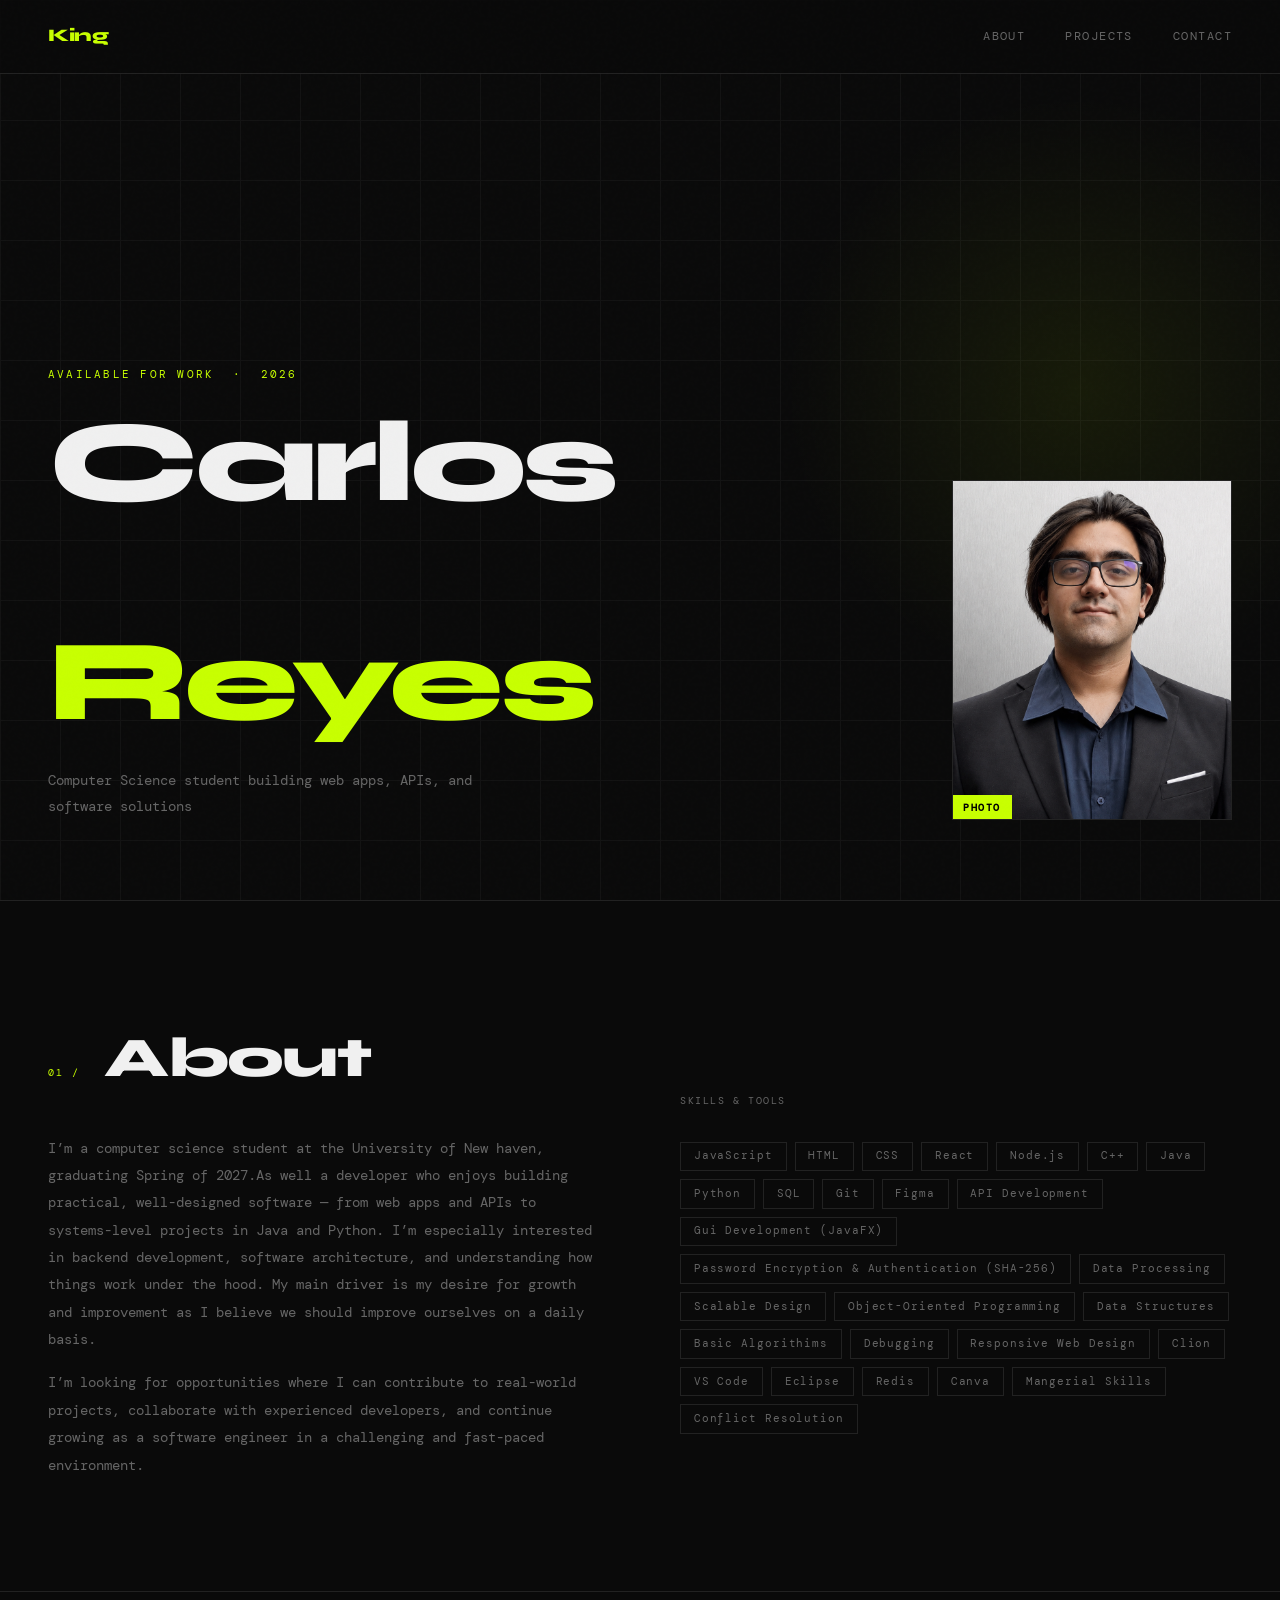
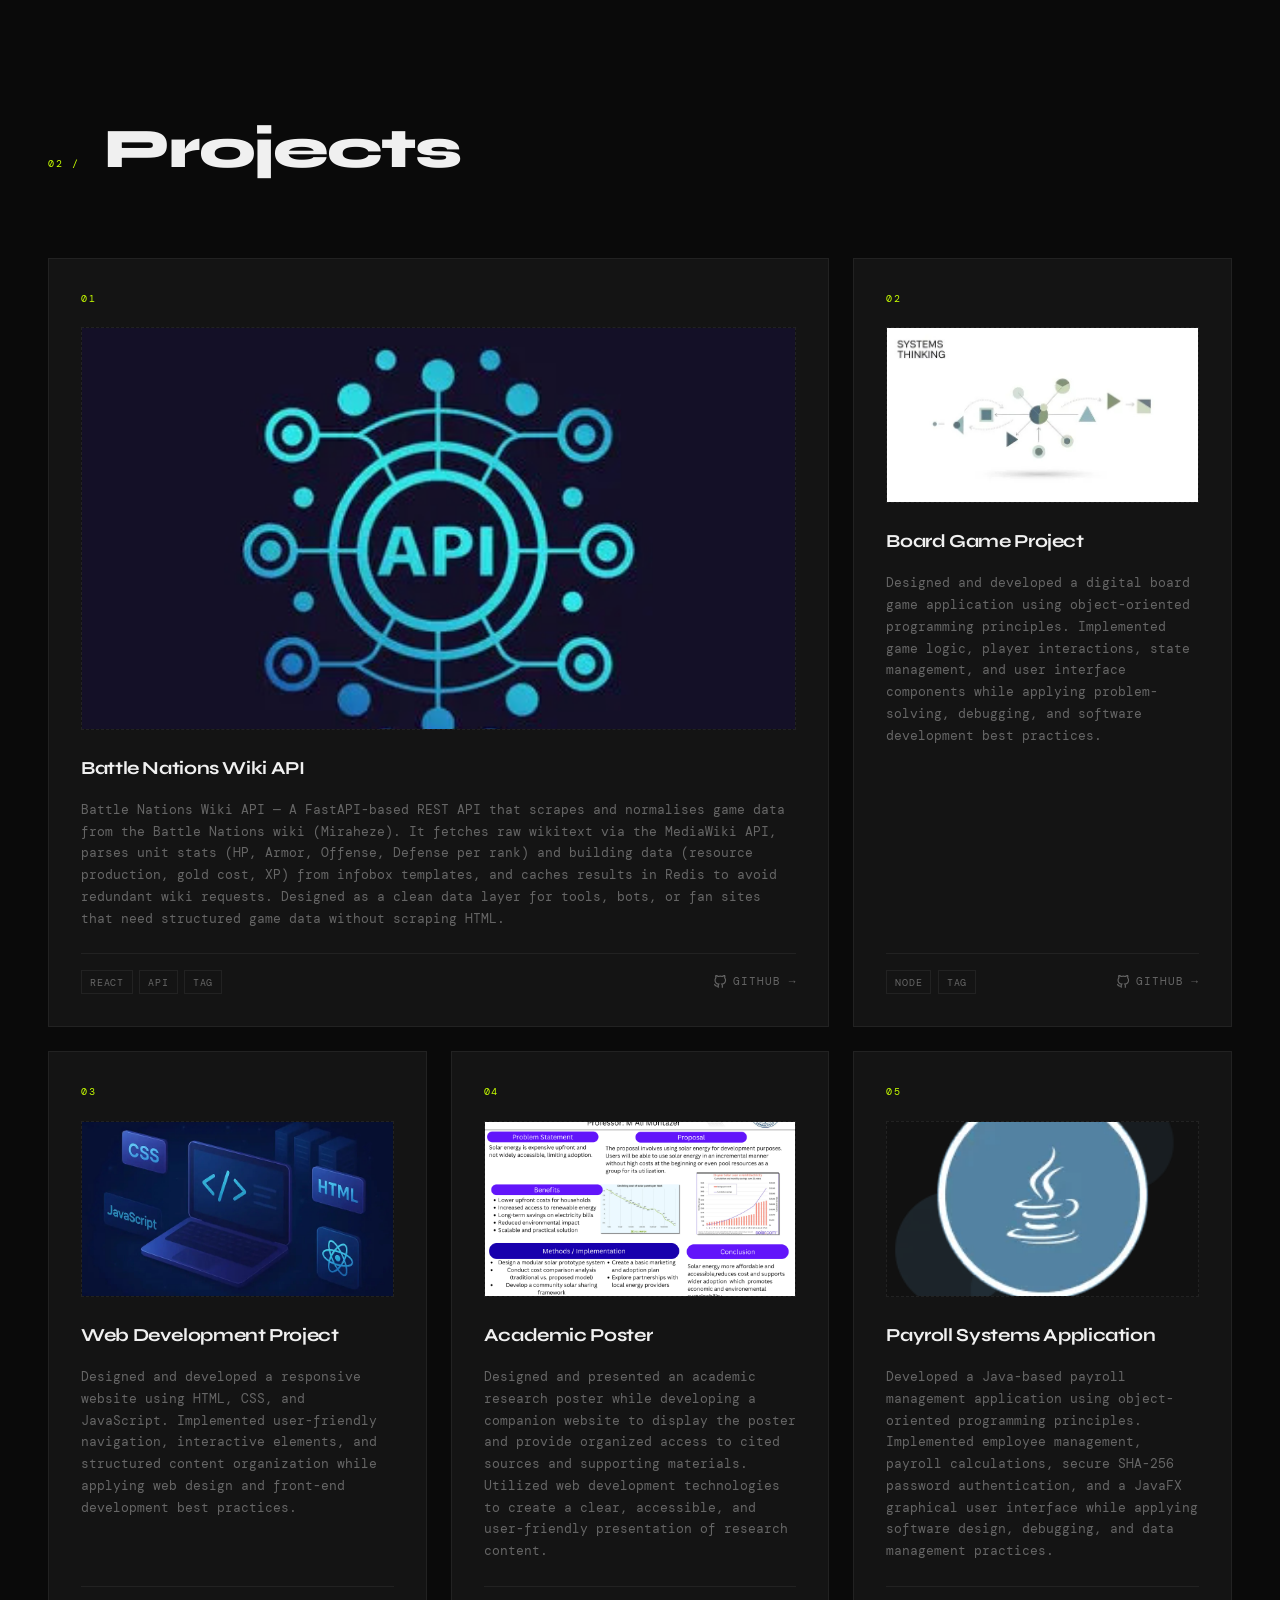
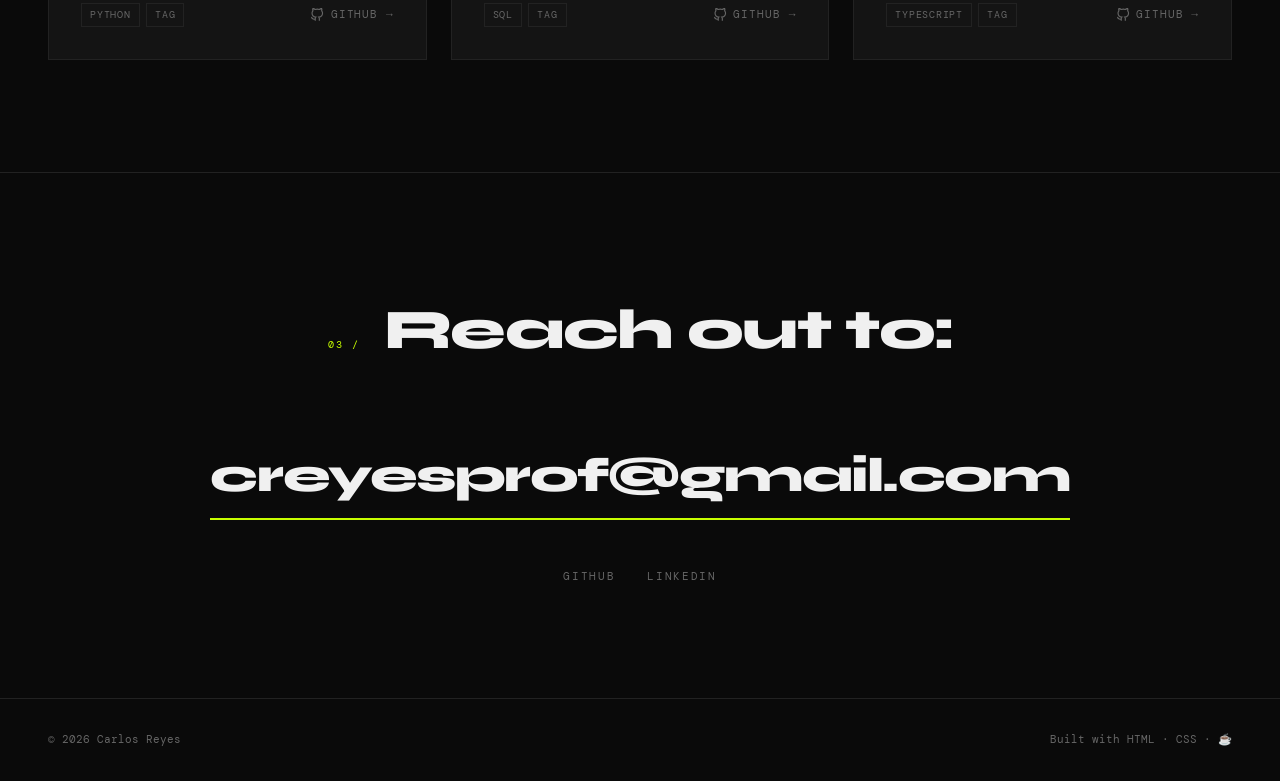
<file: index.html>
<!DOCTYPE html>
<html lang="en">
<link rel="stylesheet" href="src/Style.css">
<head>
    <meta charset="UTF-8" />
    <meta name="viewport" content="width=device-width, initial-scale=1.0"/>
    <title>Portfolio</title>
    <link href="https://fonts.googleapis.com/css2?family=Syne:wght@400;600;700;800&family=DM+Mono:ital,wght@0,300;0,400;1,300&display=swap" rel="stylesheet"/>

</head>
<body>

<!-- NAV -->
<nav>
    <div class="nav-logo">King</div>
    <div class="nav-links">
        <a href="#about">About</a>
        <a href="#projects">Projects</a>
        <a href="#contact">Contact</a>
    </div>
</nav>

<!-- HERO -->
<section class="hero">
    <div class="hero-bg-grid"></div>
    <div class="hero-accent-circle"></div>
    <div class="hero-tag">Available for work &nbsp;·&nbsp; 2026</div>
    <h1 class="hero-title">Carlos<br/><br/><span>Reyes</span></h1>
    <p class="hero-subtitle">Computer Science student building web apps, APIs, and software solutions</p>

    <div class="hero-photo">

        <img src="Imgs/Portfolio.png" alt="Carlos Reyes"/>
        <div class="hero-photo-label">Photo</div>
    </div>
</section>

<!-- ABOUT -->
<section id="about">
    <div class="about-left">
        <div class="section-header">
            <span class="section-num">01 /</span>
            <h2 class="section-title">About</h2>
        </div>
        <div class="about-text">
            <p>I’m a computer science student at the University of New haven, graduating Spring of 2027.As well a developer who enjoys building practical, well-designed software — from web apps and APIs to systems-level projects in Java and Python. I’m especially interested in backend development, software architecture, and understanding how things work under the hood. My main driver is my desire for growth and improvement as I believe we should improve ourselves on a daily basis.</p>
            <p>I’m looking for opportunities where I can contribute to real-world projects, collaborate with experienced developers, and continue growing as a software engineer in a challenging and fast-paced environment.</p>
        </div>
    </div>
    <div class="about-right">
        <div class="section-num" style="margin-bottom:1rem; letter-spacing:0.15em; font-size:0.65rem; text-transform:uppercase; color:var(--muted)">Skills &amp; Tools</div>
        <div class="skills-list">
            <span class="skill-tag">JavaScript</span>
            <span class="skill-tag">HTML</span>
            <span class="skill-tag">CSS</span>
            <span class="skill-tag">React</span>
            <span class="skill-tag">Node.js</span>
            <span class="skill-tag">C++</span>
            <span class="skill-tag">Java</span>
            <span class="skill-tag">Python</span>
            <span class="skill-tag">SQL</span>
            <span class="skill-tag">Git</span>
            <span class="skill-tag">Figma</span>
            <span class="skill-tag">API Development</span>
            <span class="skill-tag">Gui Development (JavaFX)</span>
            <span class="skill-tag">Password Encryption & Authentication (SHA-256)</span>
            <span class="skill-tag">Data Processing</span>
            <span class="skill-tag">Scalable Design</span>
            <span class="skill-tag">Object-Oriented Programming</span>
            <span class="skill-tag">Data Structures</span>
            <span class="skill-tag">Basic Algorithims</span>
            <span class="skill-tag">Debugging</span>
            <span class="skill-tag">Responsive Web Design</span>
            <span class="skill-tag">Clion</span>
            <span class="skill-tag">VS Code</span>
            <span class="skill-tag">Eclipse</span>
            <span class="skill-tag">Redis</span>
            <span class="skill-tag">Canva</span>
            <span class="skill-tag">Mangerial Skills</span>
            <span class="skill-tag">Conflict Resolution</span>
        </div>
    </div>
</section>

<!-- PROJECTS -->
<section id="projects">
    <div class="section-header">
        <span class="section-num">02 /</span>
        <h2 class="section-title">Projects</h2>
    </div>

    <div class="projects-grid">

        <!-- PROJECT 1 — FEATURED -->
        <div class="project-card featured">
            <div class="project-num">01</div>
            <div class="project-image">
                <!-- Replace with: <img src="project1.jpg" alt="Project 1"> -->
                <img src="Imgs/Api.jpg" alt="Battle Nations Wiki API"/>

            </div>
            <div class="project-title">Battle Nations Wiki API</div>
            <p class="project-desc">Battle Nations Wiki API — A FastAPI-based REST API that scrapes and normalises game data from the Battle Nations wiki (Miraheze). It fetches raw wikitext via the MediaWiki API, parses unit stats (HP, Armor, Offense, Defense per rank) and building data (resource production, gold cost, XP) from infobox templates, and caches results in Redis to avoid redundant wiki requests. Designed as a clean data layer for tools, bots, or fan sites that need structured game data without scraping HTML.</p>
            <div class="project-footer">
                <div class="project-tags">
                    <span class="project-tag">React</span>
                    <span class="project-tag">API</span>
                    <span class="project-tag">Tag</span>
                </div>
                <!-- Replace href="#" with your GitHub link -->
                <a class="github-link" href="https://github.com/CLR-Carlos-Reyes/BN_Wiki_API" target="_blank" rel="noopener">
                    <svg width="14" height="14" viewBox="0 0 24 24" fill="none" stroke="currentColor" stroke-width="2"><path d="M9 19c-5 1.5-5-2.5-7-3m14 6v-3.87a3.37 3.37 0 0 0-.94-2.61c3.14-.35 6.44-1.54 6.44-7A5.44 5.44 0 0 0 20 4.77 5.07 5.07 0 0 0 19.91 1S18.73.65 16 2.48a13.38 13.38 0 0 0-7 0C6.27.65 5.09 1 5.09 1A5.07 5.07 0 0 0 5 4.77a5.44 5.44 0 0 0-1.5 3.78c0 5.42 3.3 6.61 6.44 7A3.37 3.37 0 0 0 9 18.13V22"/></svg>
                    GitHub →
                </a>
            </div>
        </div>

        <!-- PROJECT 2 -->
        <div class="project-card">
            <div class="project-num">02</div>
            <div class="project-image">
                <Img src="Imgs/Image2.jpg" alt="Board Game">

            </div>
            <div class="project-title">Board Game Project</div>
            <p class="project-desc">Designed and developed a digital board game application using object-oriented programming principles. Implemented game logic, player interactions, state management, and user interface components while applying problem-solving, debugging, and software development best practices.</p>
            <div class="project-footer">
                <div class="project-tags">
                    <span class="project-tag">Node</span>
                    <span class="project-tag">Tag</span>
                </div>
                <a class="github-link" href="https://github.com/CLR-Carlos-Reyes/Board_Game" target="_blank" rel="noopener">
                    <svg width="14" height="14" viewBox="0 0 24 24" fill="none" stroke="currentColor" stroke-width="2"><path d="M9 19c-5 1.5-5-2.5-7-3m14 6v-3.87a3.37 3.37 0 0 0-.94-2.61c3.14-.35 6.44-1.54 6.44-7A5.44 5.44 0 0 0 20 4.77 5.07 5.07 0 0 0 19.91 1S18.73.65 16 2.48a13.38 13.38 0 0 0-7 0C6.27.65 5.09 1 5.09 1A5.07 5.07 0 0 0 5 4.77a5.44 5.44 0 0 0-1.5 3.78c0 5.42 3.3 6.61 6.44 7A3.37 3.37 0 0 0 9 18.13V22"/></svg>
                    GitHub →
                </a>
            </div>
        </div>

        <!-- PROJECT 3 -->
        <div class="project-card">
            <div class="project-num">03</div>
            <div class="project-image">
               <Img src="Imgs/WD-Image.jpg">
            </div>
            <div class="project-title">Web Development Project</div>
            <p class="project-desc">Designed and developed a responsive website using HTML, CSS, and JavaScript. Implemented user-friendly navigation, interactive elements, and structured content organization while applying web design and front-end development best practices.</p>
            <div class="project-footer">
                <div class="project-tags">
                    <span class="project-tag">Python</span>
                    <span class="project-tag">Tag</span>
                </div>
                <a class="github-link" href="https://github.com/CLR-Carlos-Reyes/webdevproject-CR" target="_blank" rel="noopener">
                    <svg width="14" height="14" viewBox="0 0 24 24" fill="none" stroke="currentColor" stroke-width="2"><path d="M9 19c-5 1.5-5-2.5-7-3m14 6v-3.87a3.37 3.37 0 0 0-.94-2.61c3.14-.35 6.44-1.54 6.44-7A5.44 5.44 0 0 0 20 4.77 5.07 5.07 0 0 0 19.91 1S18.73.65 16 2.48a13.38 13.38 0 0 0-7 0C6.27.65 5.09 1 5.09 1A5.07 5.07 0 0 0 5 4.77a5.44 5.44 0 0 0-1.5 3.78c0 5.42 3.3 6.61 6.44 7A3.37 3.37 0 0 0 9 18.13V22"/></svg>
                    GitHub →
                </a>
            </div>
        </div>

        <!-- PROJECT 4 -->
        <div class="project-card">
            <div class="project-num">04</div>
            <div class="project-image">
                <Img src="Imgs/Academic-Poster-Revised-Cr.png">
            </div>
            <div class="project-title">Academic Poster</div>
            <p class="project-desc">Designed and presented an academic research poster while developing a companion website to display the poster and provide organized access to cited sources and supporting materials. Utilized web development technologies to create a clear, accessible, and user-friendly presentation of research content.</p>
            <div class="project-footer">
                <div class="project-tags">
                    <span class="project-tag">SQL</span>
                    <span class="project-tag">Tag</span>
                </div>
                <a class="github-link" href="https://github.com/CLR-Carlos-Reyes/Poster" target="_blank" rel="noopener">
                    <svg width="14" height="14" viewBox="0 0 24 24" fill="none" stroke="currentColor" stroke-width="2"><path d="M9 19c-5 1.5-5-2.5-7-3m14 6v-3.87a3.37 3.37 0 0 0-.94-2.61c3.14-.35 6.44-1.54 6.44-7A5.44 5.44 0 0 0 20 4.77 5.07 5.07 0 0 0 19.91 1S18.73.65 16 2.48a13.38 13.38 0 0 0-7 0C6.27.65 5.09 1 5.09 1A5.07 5.07 0 0 0 5 4.77a5.44 5.44 0 0 0-1.5 3.78c0 5.42 3.3 6.61 6.44 7A3.37 3.37 0 0 0 9 18.13V22"/></svg>
                    GitHub →
                </a>
            </div>
        </div>

        <!-- PROJECT 5 -->
        <div class="project-card">
            <div class="project-num">05</div>
            <div class="project-image">
                <Img src="Imgs/java.png" alt="Java Payroll Application">
            </div>
            <div class="project-title">Payroll Systems Application</div>
            <p class="project-desc">Developed a Java-based payroll management application using object-oriented programming principles. Implemented employee management, payroll calculations, secure SHA-256 password authentication, and a JavaFX graphical user interface while applying software design, debugging, and data management practices.</p>
            <div class="project-footer">
                <div class="project-tags">
                    <span class="project-tag">TypeScript</span>
                    <span class="project-tag">Tag</span>
                </div>
                <a class="github-link" href="https://github.com/CLR-Carlos-Reyes/Payroll-Systems-Application-JAVA--Coursework-2024" target="_blank" rel="noopener">
                    <svg width="14" height="14" viewBox="0 0 24 24" fill="none" stroke="currentColor" stroke-width="2"><path d="M9 19c-5 1.5-5-2.5-7-3m14 6v-3.87a3.37 3.37 0 0 0-.94-2.61c3.14-.35 6.44-1.54 6.44-7A5.44 5.44 0 0 0 20 4.77 5.07 5.07 0 0 0 19.91 1S18.73.65 16 2.48a13.38 13.38 0 0 0-7 0C6.27.65 5.09 1 5.09 1A5.07 5.07 0 0 0 5 4.77a5.44 5.44 0 0 0-1.5 3.78c0 5.42 3.3 6.61 6.44 7A3.37 3.37 0 0 0 9 18.13V22"/></svg>
                    GitHub →
                </a>
            </div>
        </div>

    </div>
</section>

<!-- CONTACT -->
<section id="contact">
    <div class="section-header">
        <span class="section-num">03 /</span>
        <h2 class="section-title">Reach out to:</h2>
    </div>
    <a class="contact-email" href="mailto:creyesprof@gmail.com">creyesprof@gmail.com</a>
    <div class="social-links">
        <a class="social-link" href="https://github.com/CLR-Carlos-Reyes" target="_blank">GitHub</a>
        <a class="social-link" href="www.linkedin.com/in/carlos-reyes-l" target="_blank">LinkedIn</a>
        <!-- <a class="social-link" href="#" target="_blank">Twitter</a> -->
    </div>
</section>

<!-- FOOTER -->
<footer>
    <span>© 2026 Carlos Reyes</span>
    <span>Built with HTML · CSS · ☕</span>
</footer>

</body>
</html>
</file>
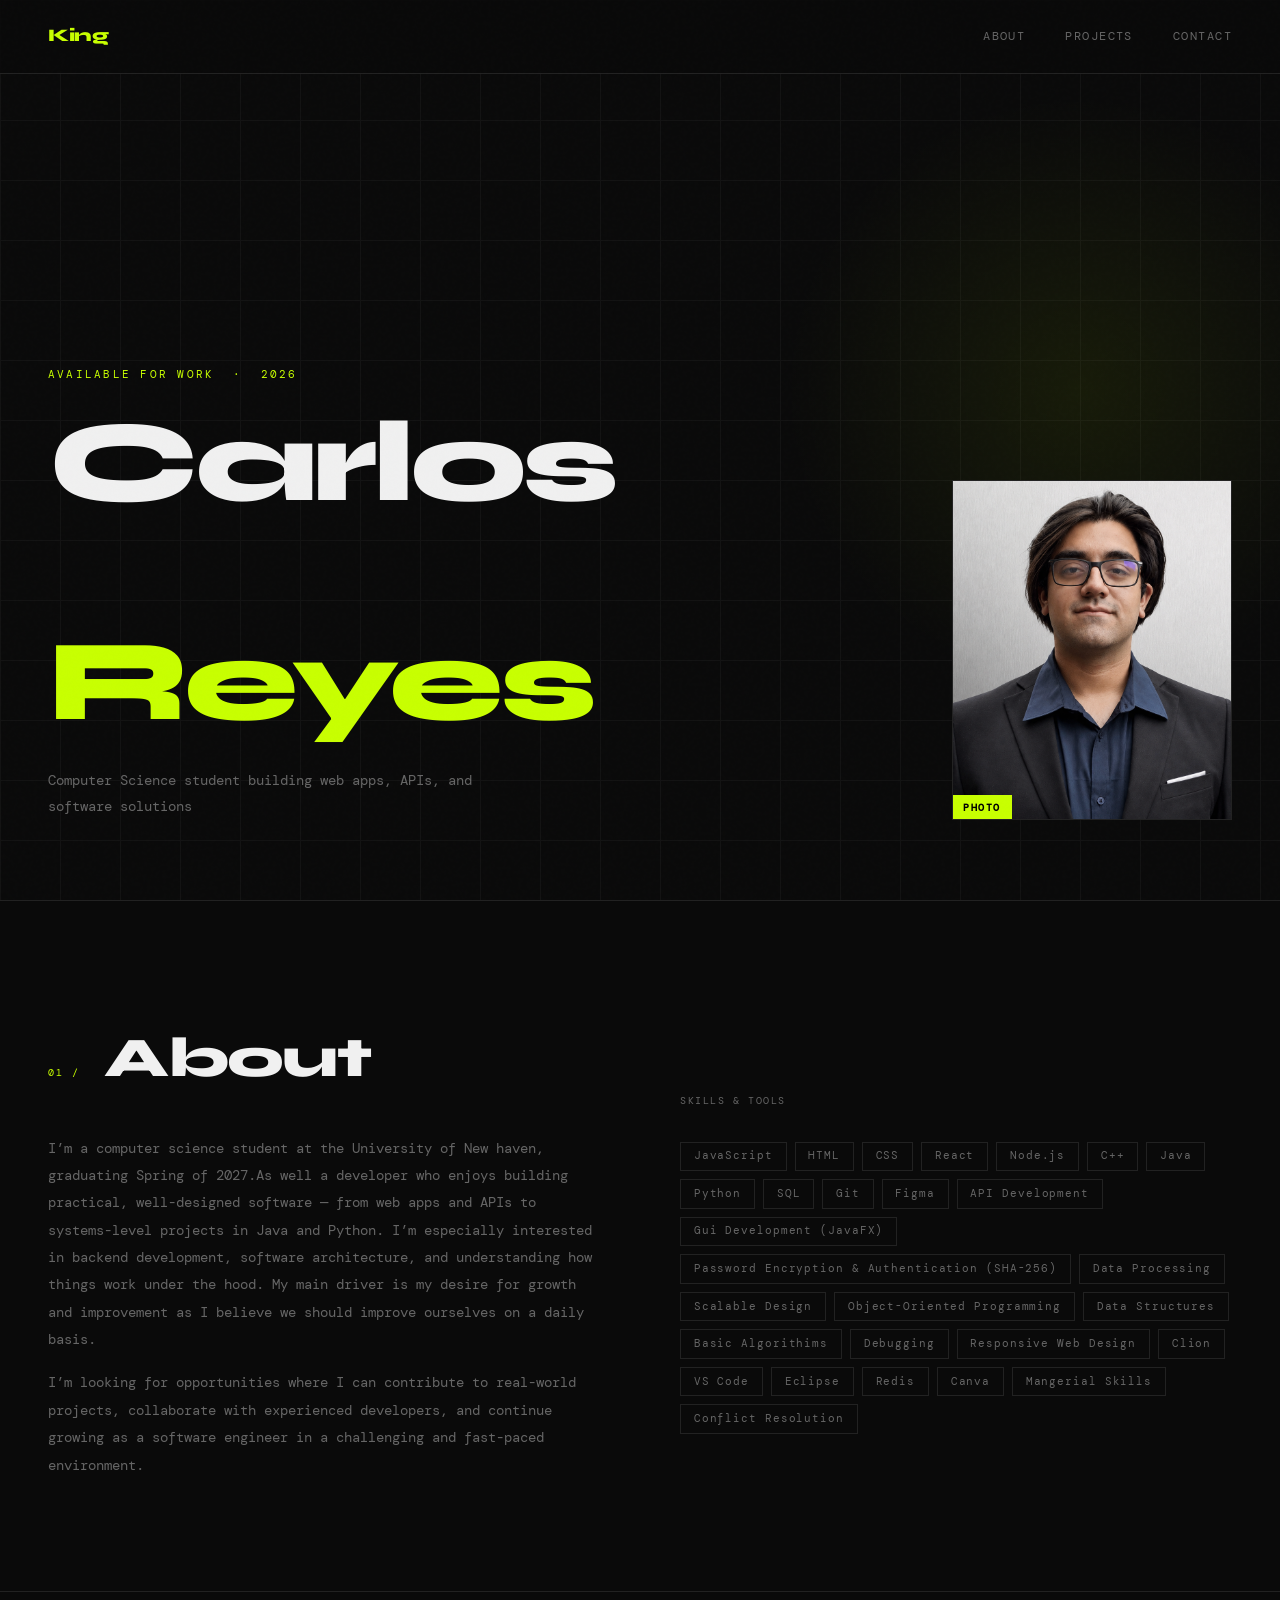
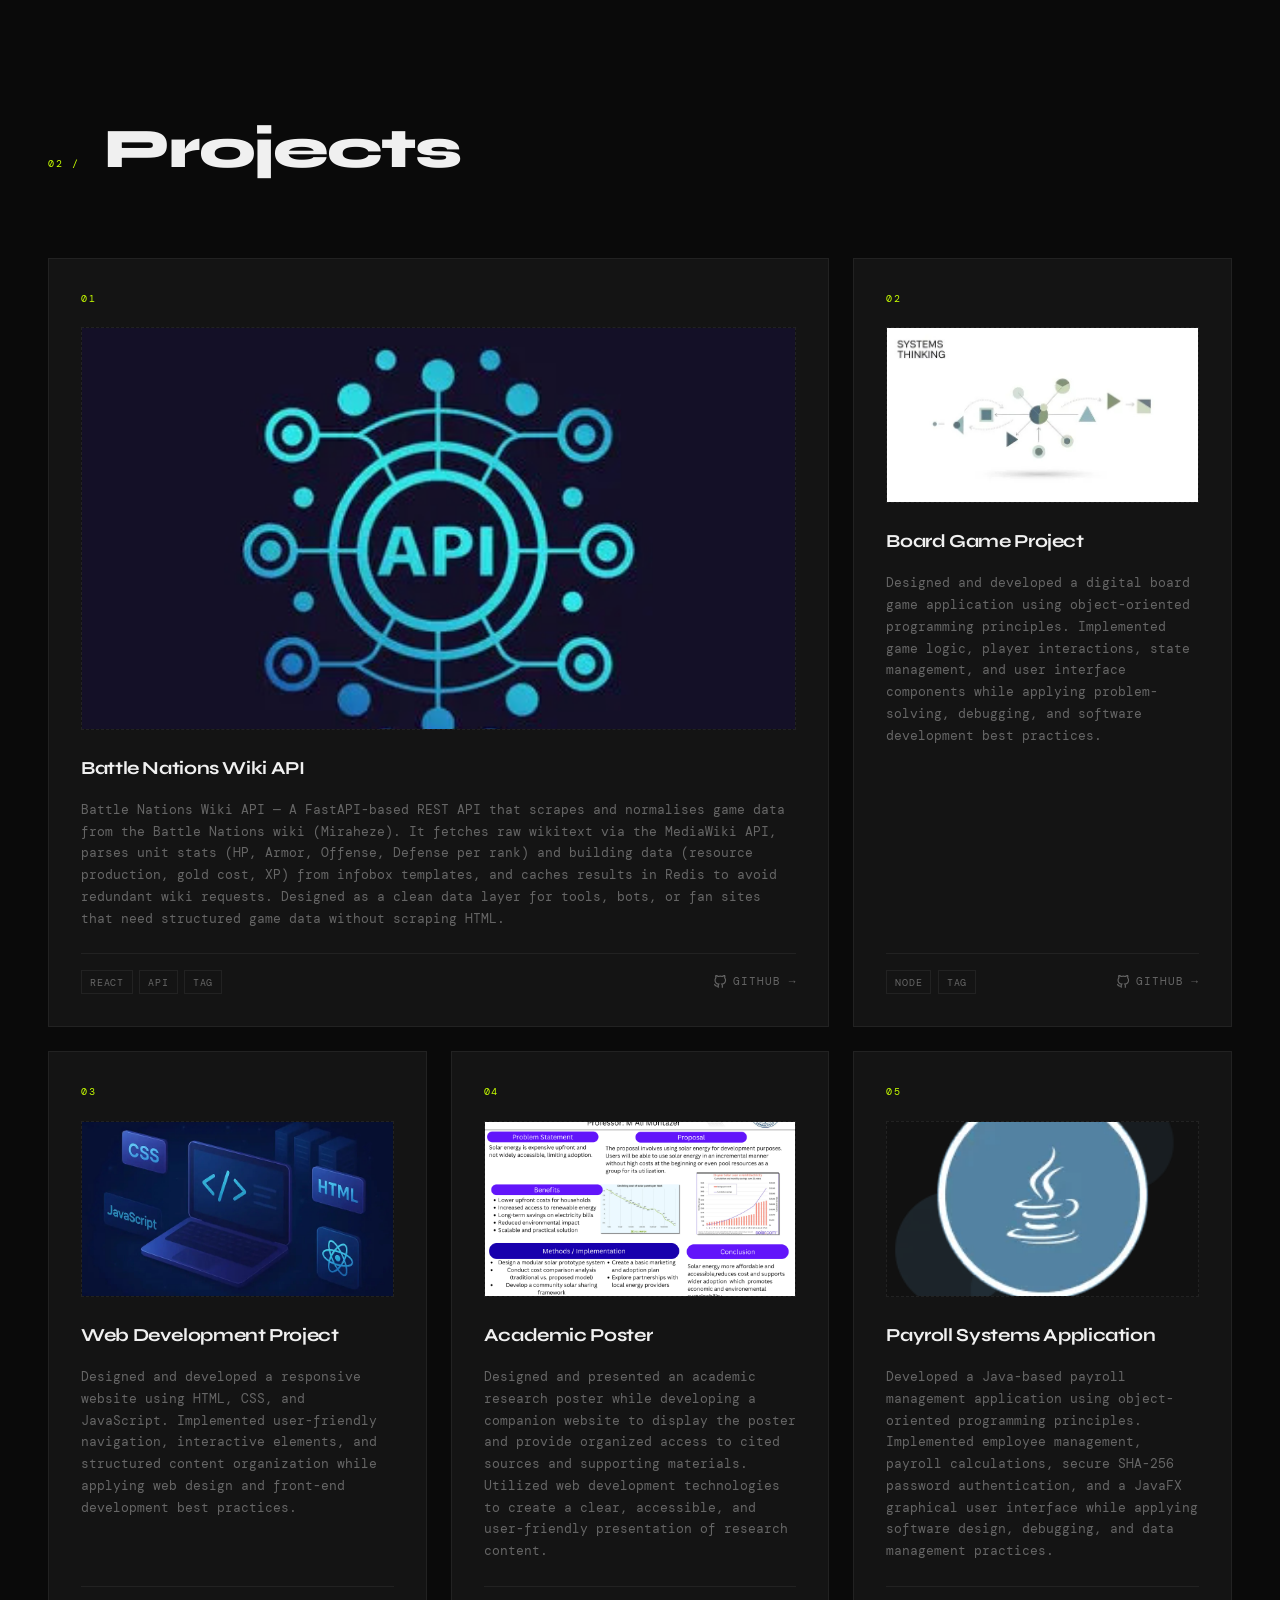
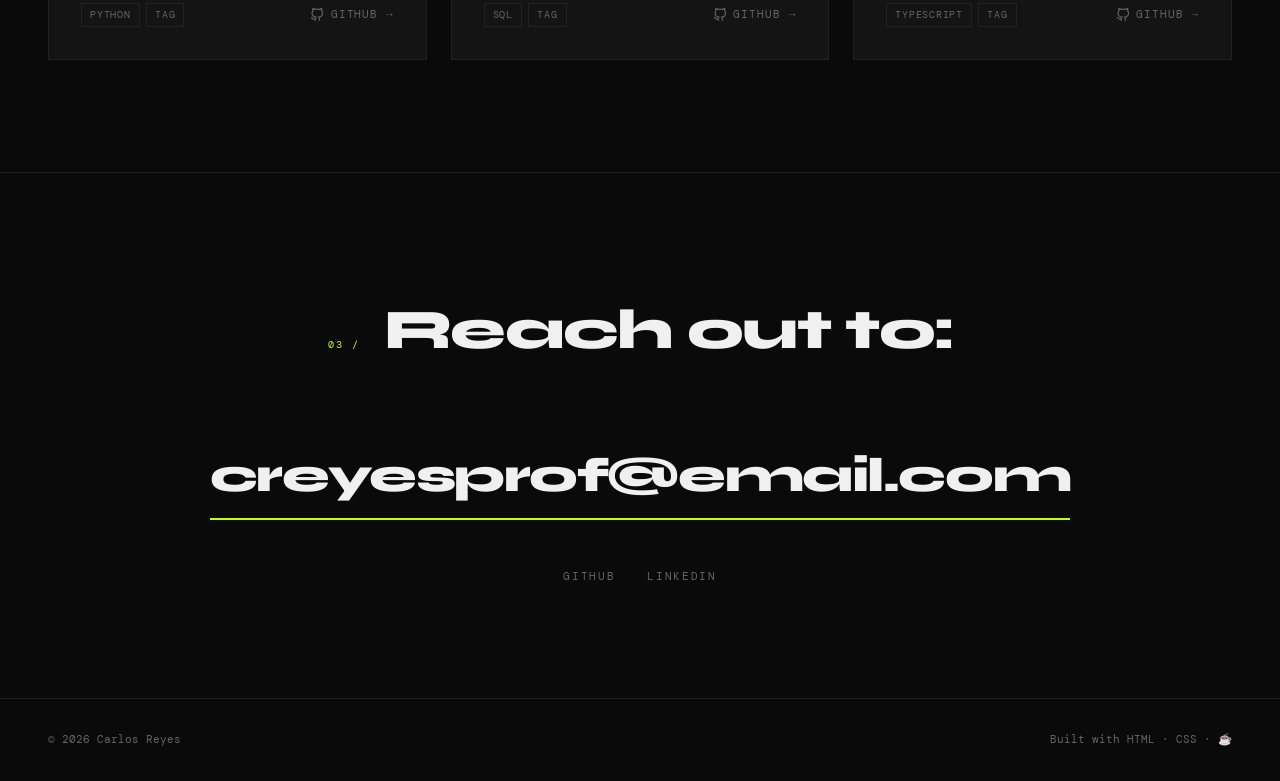
<file: Index.html>
<!DOCTYPE html>
<html lang="en">
<link rel="stylesheet" href="Style.css">
<head>
    <meta charset="UTF-8" />
    <meta name="viewport" content="width=device-width, initial-scale=1.0"/>
    <title>Portfolio</title>
    <link href="https://fonts.googleapis.com/css2?family=Syne:wght@400;600;700;800&family=DM+Mono:ital,wght@0,300;0,400;1,300&display=swap" rel="stylesheet"/>

</head>
<body>

<!-- NAV -->
<nav>
    <div class="nav-logo">King</div>
    <div class="nav-links">
        <a href="#about">About</a>
        <a href="#projects">Projects</a>
        <a href="#contact">Contact</a>
    </div>
</nav>

<!-- HERO -->
<section class="hero">
    <div class="hero-bg-grid"></div>
    <div class="hero-accent-circle"></div>
    <div class="hero-tag">Available for work &nbsp;·&nbsp; 2026</div>
    <h1 class="hero-title">Carlos<br/><br/><span>Reyes</span></h1>
    <p class="hero-subtitle">Computer Science student building web apps, APIs, and software solutions</p>

    <div class="hero-photo">

        <img src="Imgs/Portfolio.png" alt="Carlos Reyes"/>
        <div class="hero-photo-label">Photo</div>
    </div>
</section>

<!-- ABOUT -->
<section id="about">
    <div class="about-left">
        <div class="section-header">
            <span class="section-num">01 /</span>
            <h2 class="section-title">About</h2>
        </div>
        <div class="about-text">
            <p>I’m a computer science student at the University of New haven, graduating Spring of 2027.As well a developer who enjoys building practical, well-designed software — from web apps and APIs to systems-level projects in Java and Python. I’m especially interested in backend development, software architecture, and understanding how things work under the hood. My main driver is my desire for growth and improvement as I believe we should improve ourselves on a daily basis.</p>
            <p>I’m looking for opportunities where I can contribute to real-world projects, collaborate with experienced developers, and continue growing as a software engineer in a challenging and fast-paced environment.</p>
        </div>
    </div>
    <div class="about-right">
        <div class="section-num" style="margin-bottom:1rem; letter-spacing:0.15em; font-size:0.65rem; text-transform:uppercase; color:var(--muted)">Skills &amp; Tools</div>
        <div class="skills-list">
            <span class="skill-tag">JavaScript</span>
            <span class="skill-tag">HTML</span>
            <span class="skill-tag">CSS</span>
            <span class="skill-tag">React</span>
            <span class="skill-tag">Node.js</span>
            <span class="skill-tag">C++</span>
            <span class="skill-tag">Java</span>
            <span class="skill-tag">Python</span>
            <span class="skill-tag">SQL</span>
            <span class="skill-tag">Git</span>
            <span class="skill-tag">Figma</span>
            <span class="skill-tag">API Development</span>
            <span class="skill-tag">Gui Development (JavaFX)</span>
            <span class="skill-tag">Password Encryption & Authentication (SHA-256)</span>
            <span class="skill-tag">Data Processing</span>
            <span class="skill-tag">Scalable Design</span>
            <span class="skill-tag">Object-Oriented Programming</span>
            <span class="skill-tag">Data Structures</span>
            <span class="skill-tag">Basic Algorithims</span>
            <span class="skill-tag">Debugging</span>
            <span class="skill-tag">Responsive Web Design</span>
            <span class="skill-tag">Clion</span>
            <span class="skill-tag">VS Code</span>
            <span class="skill-tag">Eclipse</span>
            <span class="skill-tag">Redis</span>
            <span class="skill-tag">Canva</span>
            <span class="skill-tag">Mangerial Skills</span>
            <span class="skill-tag">Conflict Resolution</span>
        </div>
    </div>
</section>

<!-- PROJECTS -->
<section id="projects">
    <div class="section-header">
        <span class="section-num">02 /</span>
        <h2 class="section-title">Projects</h2>
    </div>

    <div class="projects-grid">

        <!-- PROJECT 1 — FEATURED -->
        <div class="project-card featured">
            <div class="project-num">01</div>
            <div class="project-image">
                <!-- Replace with: <img src="project1.jpg" alt="Project 1"> -->
                <img src="Imgs/Api.jpg" alt="Battle Nations Wiki API"/>

            </div>
            <div class="project-title">Battle Nations Wiki API</div>
            <p class="project-desc">Battle Nations Wiki API — A FastAPI-based REST API that scrapes and normalises game data from the Battle Nations wiki (Miraheze). It fetches raw wikitext via the MediaWiki API, parses unit stats (HP, Armor, Offense, Defense per rank) and building data (resource production, gold cost, XP) from infobox templates, and caches results in Redis to avoid redundant wiki requests. Designed as a clean data layer for tools, bots, or fan sites that need structured game data without scraping HTML.</p>
            <div class="project-footer">
                <div class="project-tags">
                    <span class="project-tag">React</span>
                    <span class="project-tag">API</span>
                    <span class="project-tag">Tag</span>
                </div>
                <!-- Replace href="#" with your GitHub link -->
                <a class="github-link" href="https://github.com/CLR-Carlos-Reyes/BN_Wiki_API" target="_blank" rel="noopener">
                    <svg width="14" height="14" viewBox="0 0 24 24" fill="none" stroke="currentColor" stroke-width="2"><path d="M9 19c-5 1.5-5-2.5-7-3m14 6v-3.87a3.37 3.37 0 0 0-.94-2.61c3.14-.35 6.44-1.54 6.44-7A5.44 5.44 0 0 0 20 4.77 5.07 5.07 0 0 0 19.91 1S18.73.65 16 2.48a13.38 13.38 0 0 0-7 0C6.27.65 5.09 1 5.09 1A5.07 5.07 0 0 0 5 4.77a5.44 5.44 0 0 0-1.5 3.78c0 5.42 3.3 6.61 6.44 7A3.37 3.37 0 0 0 9 18.13V22"/></svg>
                    GitHub →
                </a>
            </div>
        </div>

        <!-- PROJECT 2 -->
        <div class="project-card">
            <div class="project-num">02</div>
            <div class="project-image">
                <Img src="Imgs/Image2.jpg" alt="Board Game">

            </div>
            <div class="project-title">Board Game Project</div>
            <p class="project-desc">Designed and developed a digital board game application using object-oriented programming principles. Implemented game logic, player interactions, state management, and user interface components while applying problem-solving, debugging, and software development best practices.</p>
            <div class="project-footer">
                <div class="project-tags">
                    <span class="project-tag">Node</span>
                    <span class="project-tag">Tag</span>
                </div>
                <a class="github-link" href="https://github.com/CLR-Carlos-Reyes/Board_Game" target="_blank" rel="noopener">
                    <svg width="14" height="14" viewBox="0 0 24 24" fill="none" stroke="currentColor" stroke-width="2"><path d="M9 19c-5 1.5-5-2.5-7-3m14 6v-3.87a3.37 3.37 0 0 0-.94-2.61c3.14-.35 6.44-1.54 6.44-7A5.44 5.44 0 0 0 20 4.77 5.07 5.07 0 0 0 19.91 1S18.73.65 16 2.48a13.38 13.38 0 0 0-7 0C6.27.65 5.09 1 5.09 1A5.07 5.07 0 0 0 5 4.77a5.44 5.44 0 0 0-1.5 3.78c0 5.42 3.3 6.61 6.44 7A3.37 3.37 0 0 0 9 18.13V22"/></svg>
                    GitHub →
                </a>
            </div>
        </div>

        <!-- PROJECT 3 -->
        <div class="project-card">
            <div class="project-num">03</div>
            <div class="project-image">
               <Img src="Imgs/WD-Image.jpg">
            </div>
            <div class="project-title">Web Development Project</div>
            <p class="project-desc">Designed and developed a responsive website using HTML, CSS, and JavaScript. Implemented user-friendly navigation, interactive elements, and structured content organization while applying web design and front-end development best practices.</p>
            <div class="project-footer">
                <div class="project-tags">
                    <span class="project-tag">Python</span>
                    <span class="project-tag">Tag</span>
                </div>
                <a class="github-link" href="https://github.com/CLR-Carlos-Reyes/webdevproject-CR" target="_blank" rel="noopener">
                    <svg width="14" height="14" viewBox="0 0 24 24" fill="none" stroke="currentColor" stroke-width="2"><path d="M9 19c-5 1.5-5-2.5-7-3m14 6v-3.87a3.37 3.37 0 0 0-.94-2.61c3.14-.35 6.44-1.54 6.44-7A5.44 5.44 0 0 0 20 4.77 5.07 5.07 0 0 0 19.91 1S18.73.65 16 2.48a13.38 13.38 0 0 0-7 0C6.27.65 5.09 1 5.09 1A5.07 5.07 0 0 0 5 4.77a5.44 5.44 0 0 0-1.5 3.78c0 5.42 3.3 6.61 6.44 7A3.37 3.37 0 0 0 9 18.13V22"/></svg>
                    GitHub →
                </a>
            </div>
        </div>

        <!-- PROJECT 4 -->
        <div class="project-card">
            <div class="project-num">04</div>
            <div class="project-image">
                <Img src="Imgs/Academic-Poster-Revised-Cr.png"></Img>
            </div>
            <div class="project-title">Academic Poster</div>
            <p class="project-desc">Designed and presented an academic research poster while developing a companion website to display the poster and provide organized access to cited sources and supporting materials. Utilized web development technologies to create a clear, accessible, and user-friendly presentation of research content.</p>
            <div class="project-footer">
                <div class="project-tags">
                    <span class="project-tag">SQL</span>
                    <span class="project-tag">Tag</span>
                </div>
                <a class="github-link" href="https://github.com/CLR-Carlos-Reyes/Poster" target="_blank" rel="noopener">
                    <svg width="14" height="14" viewBox="0 0 24 24" fill="none" stroke="currentColor" stroke-width="2"><path d="M9 19c-5 1.5-5-2.5-7-3m14 6v-3.87a3.37 3.37 0 0 0-.94-2.61c3.14-.35 6.44-1.54 6.44-7A5.44 5.44 0 0 0 20 4.77 5.07 5.07 0 0 0 19.91 1S18.73.65 16 2.48a13.38 13.38 0 0 0-7 0C6.27.65 5.09 1 5.09 1A5.07 5.07 0 0 0 5 4.77a5.44 5.44 0 0 0-1.5 3.78c0 5.42 3.3 6.61 6.44 7A3.37 3.37 0 0 0 9 18.13V22"/></svg>
                    GitHub →
                </a>
            </div>
        </div>

        <!-- PROJECT 5 -->
        <div class="project-card">
            <div class="project-num">05</div>
            <div class="project-image">
                <Img src="Imgs/java.png" alt="Java Payroll Application">
            </div>
            <div class="project-title">Payroll Systems Application</div>
            <p class="project-desc">Developed a Java-based payroll management application using object-oriented programming principles. Implemented employee management, payroll calculations, secure SHA-256 password authentication, and a JavaFX graphical user interface while applying software design, debugging, and data management practices.</p>
            <div class="project-footer">
                <div class="project-tags">
                    <span class="project-tag">TypeScript</span>
                    <span class="project-tag">Tag</span>
                </div>
                <a class="github-link" href="https://github.com/CLR-Carlos-Reyes/Payroll-Systems-Application-JAVA--Coursework-2024" target="_blank" rel="noopener">
                    <svg width="14" height="14" viewBox="0 0 24 24" fill="none" stroke="currentColor" stroke-width="2"><path d="M9 19c-5 1.5-5-2.5-7-3m14 6v-3.87a3.37 3.37 0 0 0-.94-2.61c3.14-.35 6.44-1.54 6.44-7A5.44 5.44 0 0 0 20 4.77 5.07 5.07 0 0 0 19.91 1S18.73.65 16 2.48a13.38 13.38 0 0 0-7 0C6.27.65 5.09 1 5.09 1A5.07 5.07 0 0 0 5 4.77a5.44 5.44 0 0 0-1.5 3.78c0 5.42 3.3 6.61 6.44 7A3.37 3.37 0 0 0 9 18.13V22"/></svg>
                    GitHub →
                </a>
            </div>
        </div>

    </div>
</section>

<!-- CONTACT -->
<section id="contact">
    <div class="section-header">
        <span class="section-num">03 /</span>
        <h2 class="section-title">Reach out to:</h2>
    </div>
    <a class="contact-email" href="mailto:creyesprof@email.com">creyesprof@email.com</a>
    <div class="social-links">
        <a class="social-link" href="https://github.com/CLR-Carlos-Reyes" target="_blank">GitHub</a>
        <a class="social-link" href="www.linkedin.com/in/carlos-reyes-l" target="_blank">LinkedIn</a>
        <!-- <a class="social-link" href="#" target="_blank">Twitter</a> -->
    </div>
</section>

<!-- FOOTER -->
<footer>
    <span>© 2026 Carlos Reyes</span>
    <span>Built with HTML · CSS · ☕</span>
</footer>

</body>
</html>
</file>
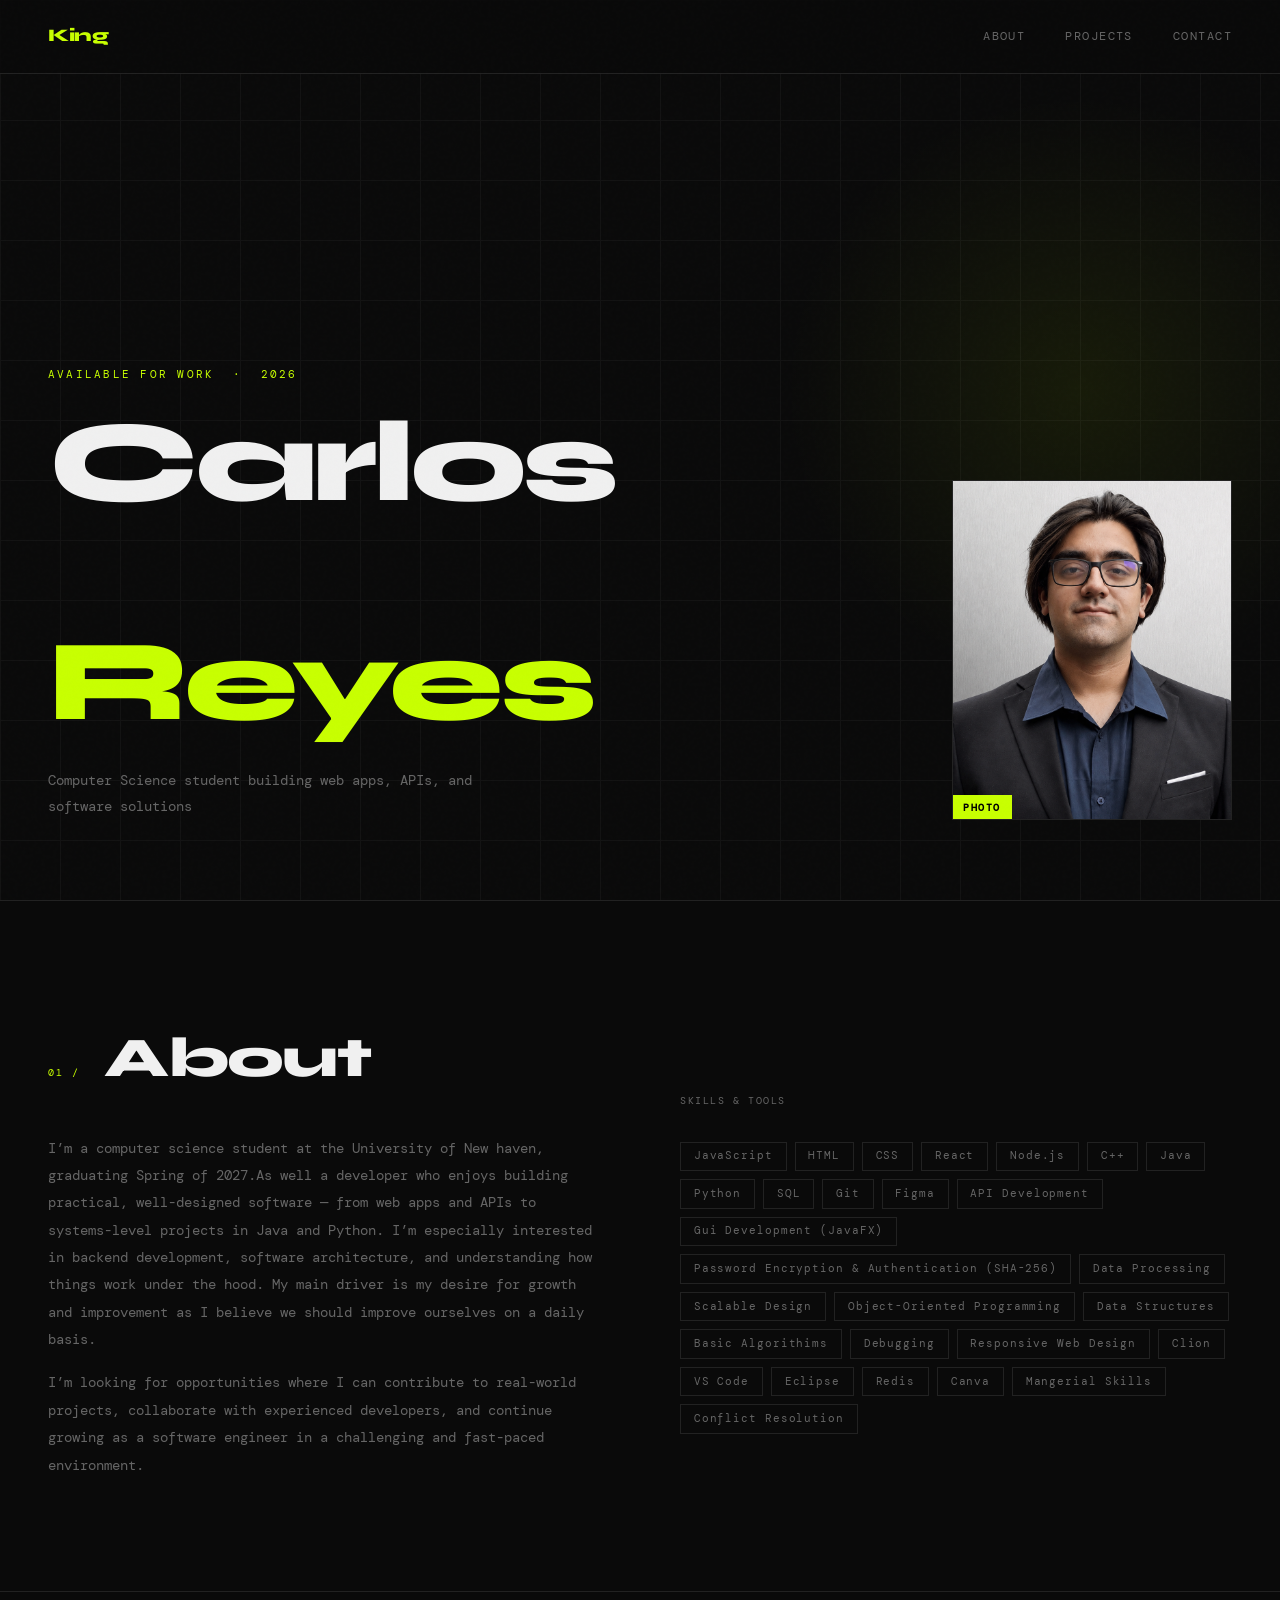
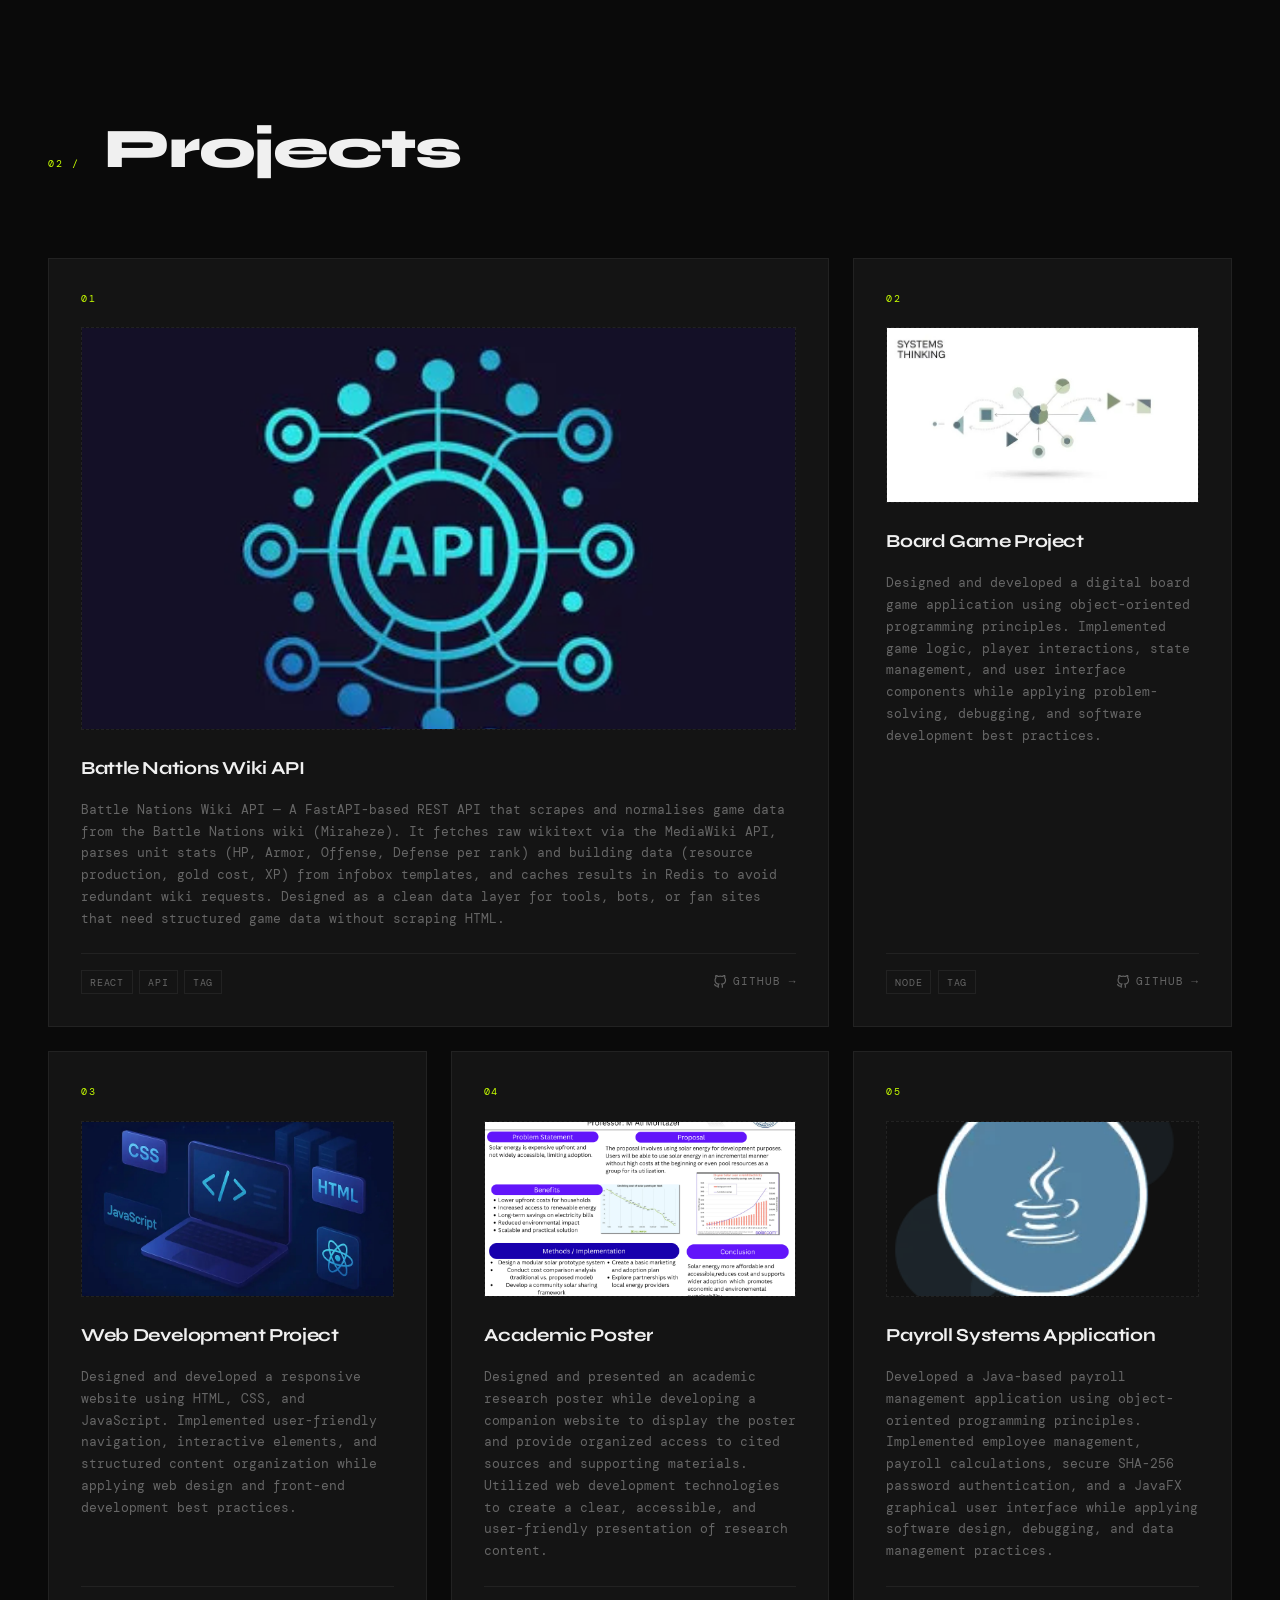
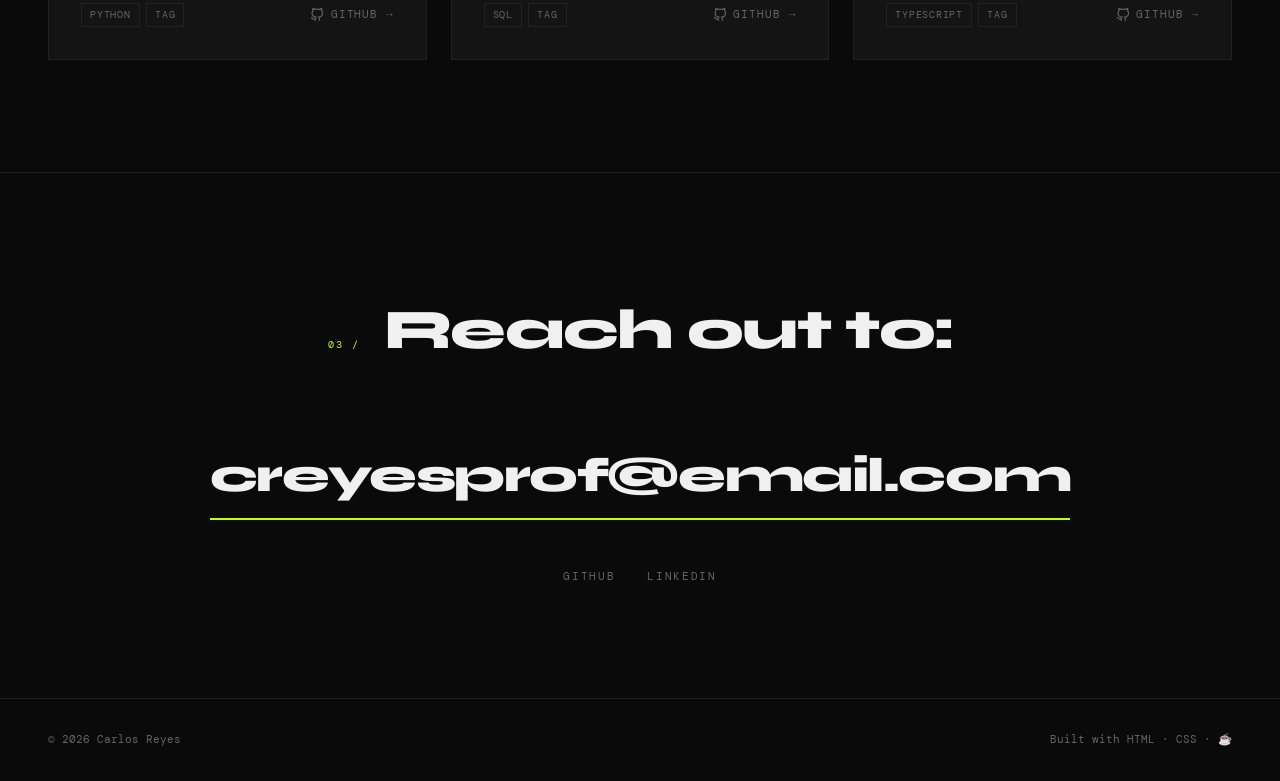
<file: src/index.html>
<!DOCTYPE html>
<html lang="en">
<link rel="stylesheet" href="Style.css">
<head>
    <meta charset="UTF-8" />
    <meta name="viewport" content="width=device-width, initial-scale=1.0"/>
    <title>Portfolio</title>
    <link href="https://fonts.googleapis.com/css2?family=Syne:wght@400;600;700;800&family=DM+Mono:ital,wght@0,300;0,400;1,300&display=swap" rel="stylesheet"/>

</head>
<body>

<!-- NAV -->
<nav>
    <div class="nav-logo">King</div>
    <div class="nav-links">
        <a href="#about">About</a>
        <a href="#projects">Projects</a>
        <a href="#contact">Contact</a>
    </div>
</nav>

<!-- HERO -->
<section class="hero">
    <div class="hero-bg-grid"></div>
    <div class="hero-accent-circle"></div>
    <div class="hero-tag">Available for work &nbsp;·&nbsp; 2026</div>
    <h1 class="hero-title">Carlos<br/><br/><span>Reyes</span></h1>
    <p class="hero-subtitle">Computer Science student building web apps, APIs, and software solutions</p>

    <div class="hero-photo">

        <img src="../Imgs/Portfolio.png" alt="Carlos Reyes"/>
        <div class="hero-photo-label">Photo</div>
    </div>
</section>

<!-- ABOUT -->
<section id="about">
    <div class="about-left">
        <div class="section-header">
            <span class="section-num">01 /</span>
            <h2 class="section-title">About</h2>
        </div>
        <div class="about-text">
            <p>I’m a computer science student at the University of New haven, graduating Spring of 2027.As well a developer who enjoys building practical, well-designed software — from web apps and APIs to systems-level projects in Java and Python. I’m especially interested in backend development, software architecture, and understanding how things work under the hood. My main driver is my desire for growth and improvement as I believe we should improve ourselves on a daily basis.</p>
            <p>I’m looking for opportunities where I can contribute to real-world projects, collaborate with experienced developers, and continue growing as a software engineer in a challenging and fast-paced environment.</p>
        </div>
    </div>
    <div class="about-right">
        <div class="section-num" style="margin-bottom:1rem; letter-spacing:0.15em; font-size:0.65rem; text-transform:uppercase; color:var(--muted)">Skills &amp; Tools</div>
        <div class="skills-list">
            <span class="skill-tag">JavaScript</span>
            <span class="skill-tag">HTML</span>
            <span class="skill-tag">CSS</span>
            <span class="skill-tag">React</span>
            <span class="skill-tag">Node.js</span>
            <span class="skill-tag">C++</span>
            <span class="skill-tag">Java</span>
            <span class="skill-tag">Python</span>
            <span class="skill-tag">SQL</span>
            <span class="skill-tag">Git</span>
            <span class="skill-tag">Figma</span>
            <span class="skill-tag">API Development</span>
            <span class="skill-tag">Gui Development (JavaFX)</span>
            <span class="skill-tag">Password Encryption & Authentication (SHA-256)</span>
            <span class="skill-tag">Data Processing</span>
            <span class="skill-tag">Scalable Design</span>
            <span class="skill-tag">Object-Oriented Programming</span>
            <span class="skill-tag">Data Structures</span>
            <span class="skill-tag">Basic Algorithims</span>
            <span class="skill-tag">Debugging</span>
            <span class="skill-tag">Responsive Web Design</span>
            <span class="skill-tag">Clion</span>
            <span class="skill-tag">VS Code</span>
            <span class="skill-tag">Eclipse</span>
            <span class="skill-tag">Redis</span>
            <span class="skill-tag">Canva</span>
            <span class="skill-tag">Mangerial Skills</span>
            <span class="skill-tag">Conflict Resolution</span>
        </div>
    </div>
</section>

<!-- PROJECTS -->
<section id="projects">
    <div class="section-header">
        <span class="section-num">02 /</span>
        <h2 class="section-title">Projects</h2>
    </div>

    <div class="projects-grid">

        <!-- PROJECT 1 — FEATURED -->
        <div class="project-card featured">
            <div class="project-num">01</div>
            <div class="project-image">
                <!-- Replace with: <img src="project1.jpg" alt="Project 1"> -->
                <img src="../Imgs/Api.jpg" alt="Battle Nations Wiki API"/>

            </div>
            <div class="project-title">Battle Nations Wiki API</div>
            <p class="project-desc">Battle Nations Wiki API — A FastAPI-based REST API that scrapes and normalises game data from the Battle Nations wiki (Miraheze). It fetches raw wikitext via the MediaWiki API, parses unit stats (HP, Armor, Offense, Defense per rank) and building data (resource production, gold cost, XP) from infobox templates, and caches results in Redis to avoid redundant wiki requests. Designed as a clean data layer for tools, bots, or fan sites that need structured game data without scraping HTML.</p>
            <div class="project-footer">
                <div class="project-tags">
                    <span class="project-tag">React</span>
                    <span class="project-tag">API</span>
                    <span class="project-tag">Tag</span>
                </div>
                <!-- Replace href="#" with your GitHub link -->
                <a class="github-link" href="https://github.com/CLR-Carlos-Reyes/BN_Wiki_API" target="_blank" rel="noopener">
                    <svg width="14" height="14" viewBox="0 0 24 24" fill="none" stroke="currentColor" stroke-width="2"><path d="M9 19c-5 1.5-5-2.5-7-3m14 6v-3.87a3.37 3.37 0 0 0-.94-2.61c3.14-.35 6.44-1.54 6.44-7A5.44 5.44 0 0 0 20 4.77 5.07 5.07 0 0 0 19.91 1S18.73.65 16 2.48a13.38 13.38 0 0 0-7 0C6.27.65 5.09 1 5.09 1A5.07 5.07 0 0 0 5 4.77a5.44 5.44 0 0 0-1.5 3.78c0 5.42 3.3 6.61 6.44 7A3.37 3.37 0 0 0 9 18.13V22"/></svg>
                    GitHub →
                </a>
            </div>
        </div>

        <!-- PROJECT 2 -->
        <div class="project-card">
            <div class="project-num">02</div>
            <div class="project-image">
                <Img src="../Imgs/Image2.jpg" alt="Board Game">

            </div>
            <div class="project-title">Board Game Project</div>
            <p class="project-desc">Designed and developed a digital board game application using object-oriented programming principles. Implemented game logic, player interactions, state management, and user interface components while applying problem-solving, debugging, and software development best practices.</p>
            <div class="project-footer">
                <div class="project-tags">
                    <span class="project-tag">Node</span>
                    <span class="project-tag">Tag</span>
                </div>
                <a class="github-link" href="https://github.com/CLR-Carlos-Reyes/Board_Game" target="_blank" rel="noopener">
                    <svg width="14" height="14" viewBox="0 0 24 24" fill="none" stroke="currentColor" stroke-width="2"><path d="M9 19c-5 1.5-5-2.5-7-3m14 6v-3.87a3.37 3.37 0 0 0-.94-2.61c3.14-.35 6.44-1.54 6.44-7A5.44 5.44 0 0 0 20 4.77 5.07 5.07 0 0 0 19.91 1S18.73.65 16 2.48a13.38 13.38 0 0 0-7 0C6.27.65 5.09 1 5.09 1A5.07 5.07 0 0 0 5 4.77a5.44 5.44 0 0 0-1.5 3.78c0 5.42 3.3 6.61 6.44 7A3.37 3.37 0 0 0 9 18.13V22"/></svg>
                    GitHub →
                </a>
            </div>
        </div>

        <!-- PROJECT 3 -->
        <div class="project-card">
            <div class="project-num">03</div>
            <div class="project-image">
               <Img src="../Imgs/WD-Image.jpg">
            </div>
            <div class="project-title">Web Development Project</div>
            <p class="project-desc">Designed and developed a responsive website using HTML, CSS, and JavaScript. Implemented user-friendly navigation, interactive elements, and structured content organization while applying web design and front-end development best practices.</p>
            <div class="project-footer">
                <div class="project-tags">
                    <span class="project-tag">Python</span>
                    <span class="project-tag">Tag</span>
                </div>
                <a class="github-link" href="https://github.com/CLR-Carlos-Reyes/webdevproject-CR" target="_blank" rel="noopener">
                    <svg width="14" height="14" viewBox="0 0 24 24" fill="none" stroke="currentColor" stroke-width="2"><path d="M9 19c-5 1.5-5-2.5-7-3m14 6v-3.87a3.37 3.37 0 0 0-.94-2.61c3.14-.35 6.44-1.54 6.44-7A5.44 5.44 0 0 0 20 4.77 5.07 5.07 0 0 0 19.91 1S18.73.65 16 2.48a13.38 13.38 0 0 0-7 0C6.27.65 5.09 1 5.09 1A5.07 5.07 0 0 0 5 4.77a5.44 5.44 0 0 0-1.5 3.78c0 5.42 3.3 6.61 6.44 7A3.37 3.37 0 0 0 9 18.13V22"/></svg>
                    GitHub →
                </a>
            </div>
        </div>

        <!-- PROJECT 4 -->
        <div class="project-card">
            <div class="project-num">04</div>
            <div class="project-image">
                <Img src="../Imgs/Academic-Poster-Revised-Cr.png">
            </div>
            <div class="project-title">Academic Poster</div>
            <p class="project-desc">Designed and presented an academic research poster while developing a companion website to display the poster and provide organized access to cited sources and supporting materials. Utilized web development technologies to create a clear, accessible, and user-friendly presentation of research content.</p>
            <div class="project-footer">
                <div class="project-tags">
                    <span class="project-tag">SQL</span>
                    <span class="project-tag">Tag</span>
                </div>
                <a class="github-link" href="https://github.com/CLR-Carlos-Reyes/Poster" target="_blank" rel="noopener">
                    <svg width="14" height="14" viewBox="0 0 24 24" fill="none" stroke="currentColor" stroke-width="2"><path d="M9 19c-5 1.5-5-2.5-7-3m14 6v-3.87a3.37 3.37 0 0 0-.94-2.61c3.14-.35 6.44-1.54 6.44-7A5.44 5.44 0 0 0 20 4.77 5.07 5.07 0 0 0 19.91 1S18.73.65 16 2.48a13.38 13.38 0 0 0-7 0C6.27.65 5.09 1 5.09 1A5.07 5.07 0 0 0 5 4.77a5.44 5.44 0 0 0-1.5 3.78c0 5.42 3.3 6.61 6.44 7A3.37 3.37 0 0 0 9 18.13V22"/></svg>
                    GitHub →
                </a>
            </div>
        </div>

        <!-- PROJECT 5 -->
        <div class="project-card">
            <div class="project-num">05</div>
            <div class="project-image">
                <Img src="../Imgs/java.png" alt="Java Payroll Application">
            </div>
            <div class="project-title">Payroll Systems Application</div>
            <p class="project-desc">Developed a Java-based payroll management application using object-oriented programming principles. Implemented employee management, payroll calculations, secure SHA-256 password authentication, and a JavaFX graphical user interface while applying software design, debugging, and data management practices.</p>
            <div class="project-footer">
                <div class="project-tags">
                    <span class="project-tag">TypeScript</span>
                    <span class="project-tag">Tag</span>
                </div>
                <a class="github-link" href="https://github.com/CLR-Carlos-Reyes/Payroll-Systems-Application-JAVA--Coursework-2024" target="_blank" rel="noopener">
                    <svg width="14" height="14" viewBox="0 0 24 24" fill="none" stroke="currentColor" stroke-width="2"><path d="M9 19c-5 1.5-5-2.5-7-3m14 6v-3.87a3.37 3.37 0 0 0-.94-2.61c3.14-.35 6.44-1.54 6.44-7A5.44 5.44 0 0 0 20 4.77 5.07 5.07 0 0 0 19.91 1S18.73.65 16 2.48a13.38 13.38 0 0 0-7 0C6.27.65 5.09 1 5.09 1A5.07 5.07 0 0 0 5 4.77a5.44 5.44 0 0 0-1.5 3.78c0 5.42 3.3 6.61 6.44 7A3.37 3.37 0 0 0 9 18.13V22"/></svg>
                    GitHub →
                </a>
            </div>
        </div>

    </div>
</section>

<!-- CONTACT -->
<section id="contact">
    <div class="section-header">
        <span class="section-num">03 /</span>
        <h2 class="section-title">Reach out to:</h2>
    </div>
    <a class="contact-email" href="mailto:creyesprof@email.com">creyesprof@email.com</a>
    <div class="social-links">
        <a class="social-link" href="https://github.com/CLR-Carlos-Reyes" target="_blank">GitHub</a>
        <a class="social-link" href="www.linkedin.com/in/carlos-reyes-l" target="_blank">LinkedIn</a>
        <!-- <a class="social-link" href="#" target="_blank">Twitter</a> -->
    </div>
</section>

<!-- FOOTER -->
<footer>
    <span>© 2026 Carlos Reyes</span>
    <span>Built with HTML · CSS · ☕</span>
</footer>

</body>
</html>
</file>
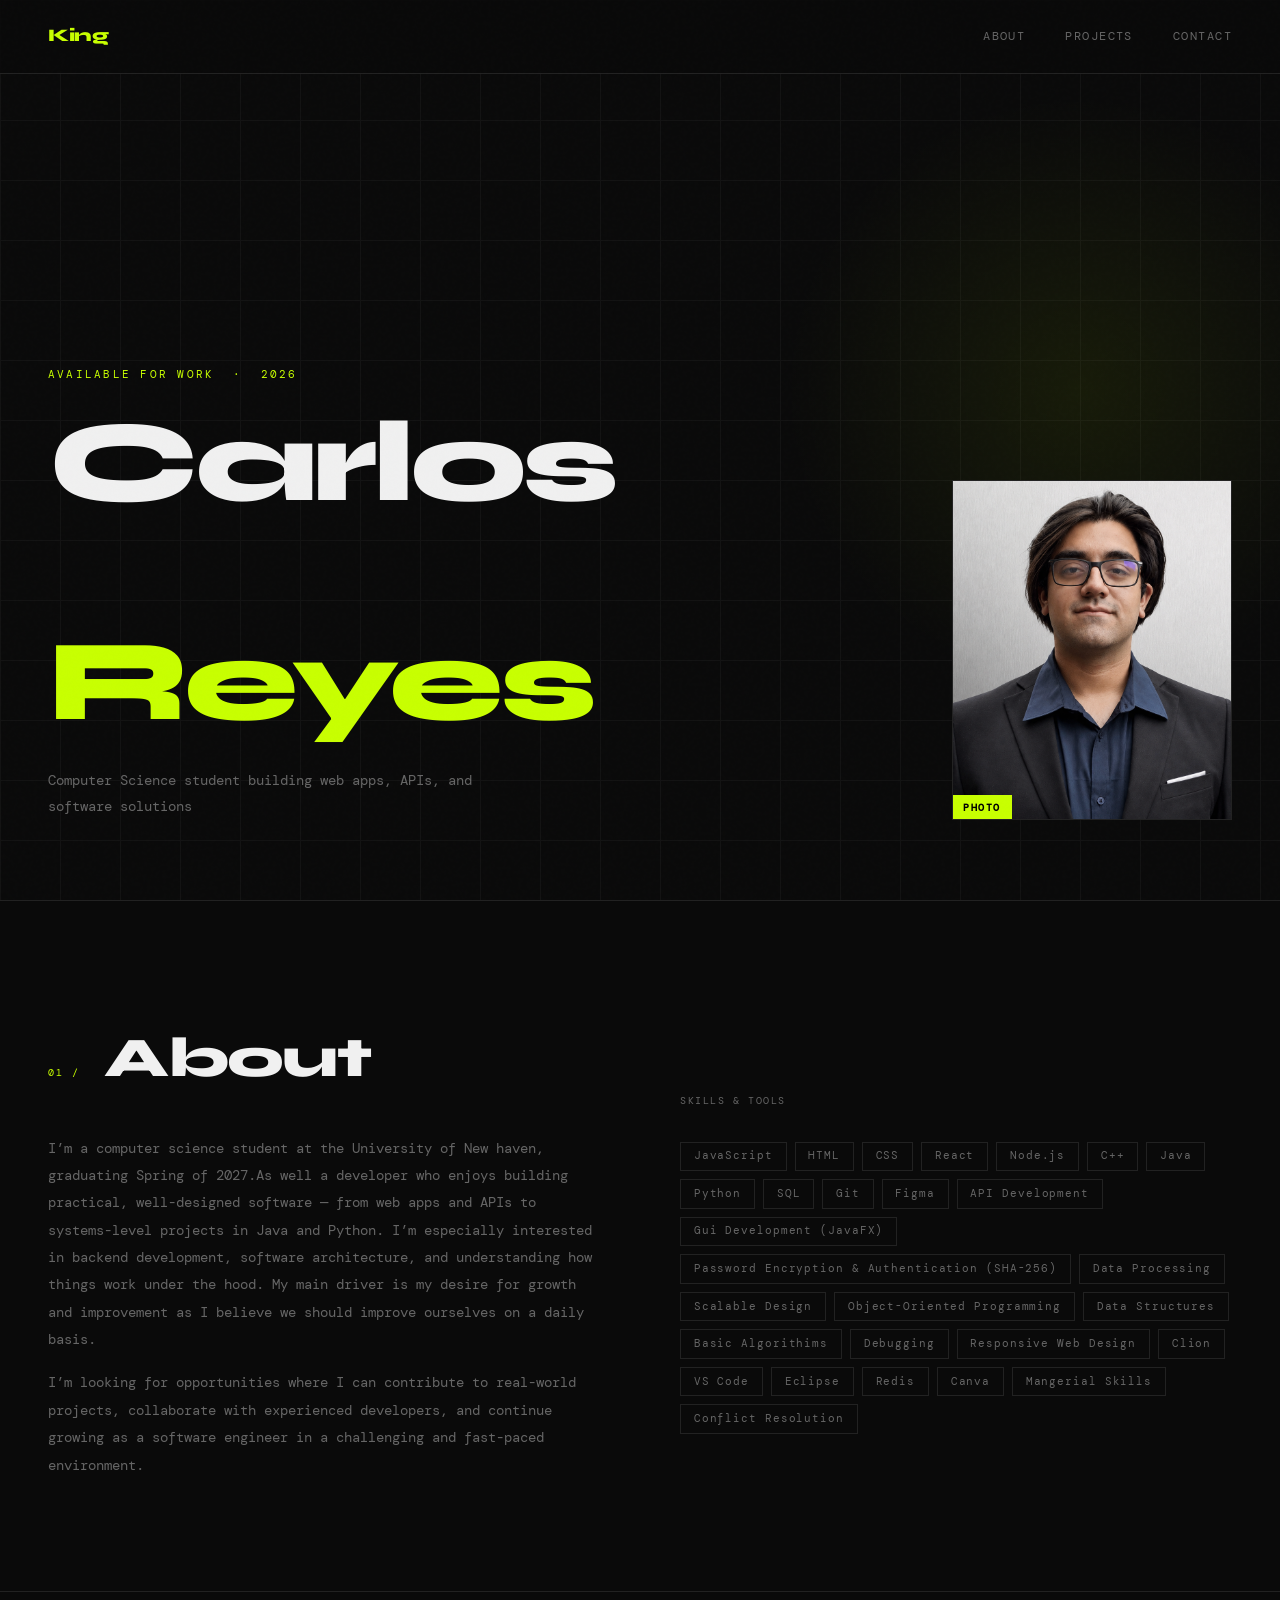
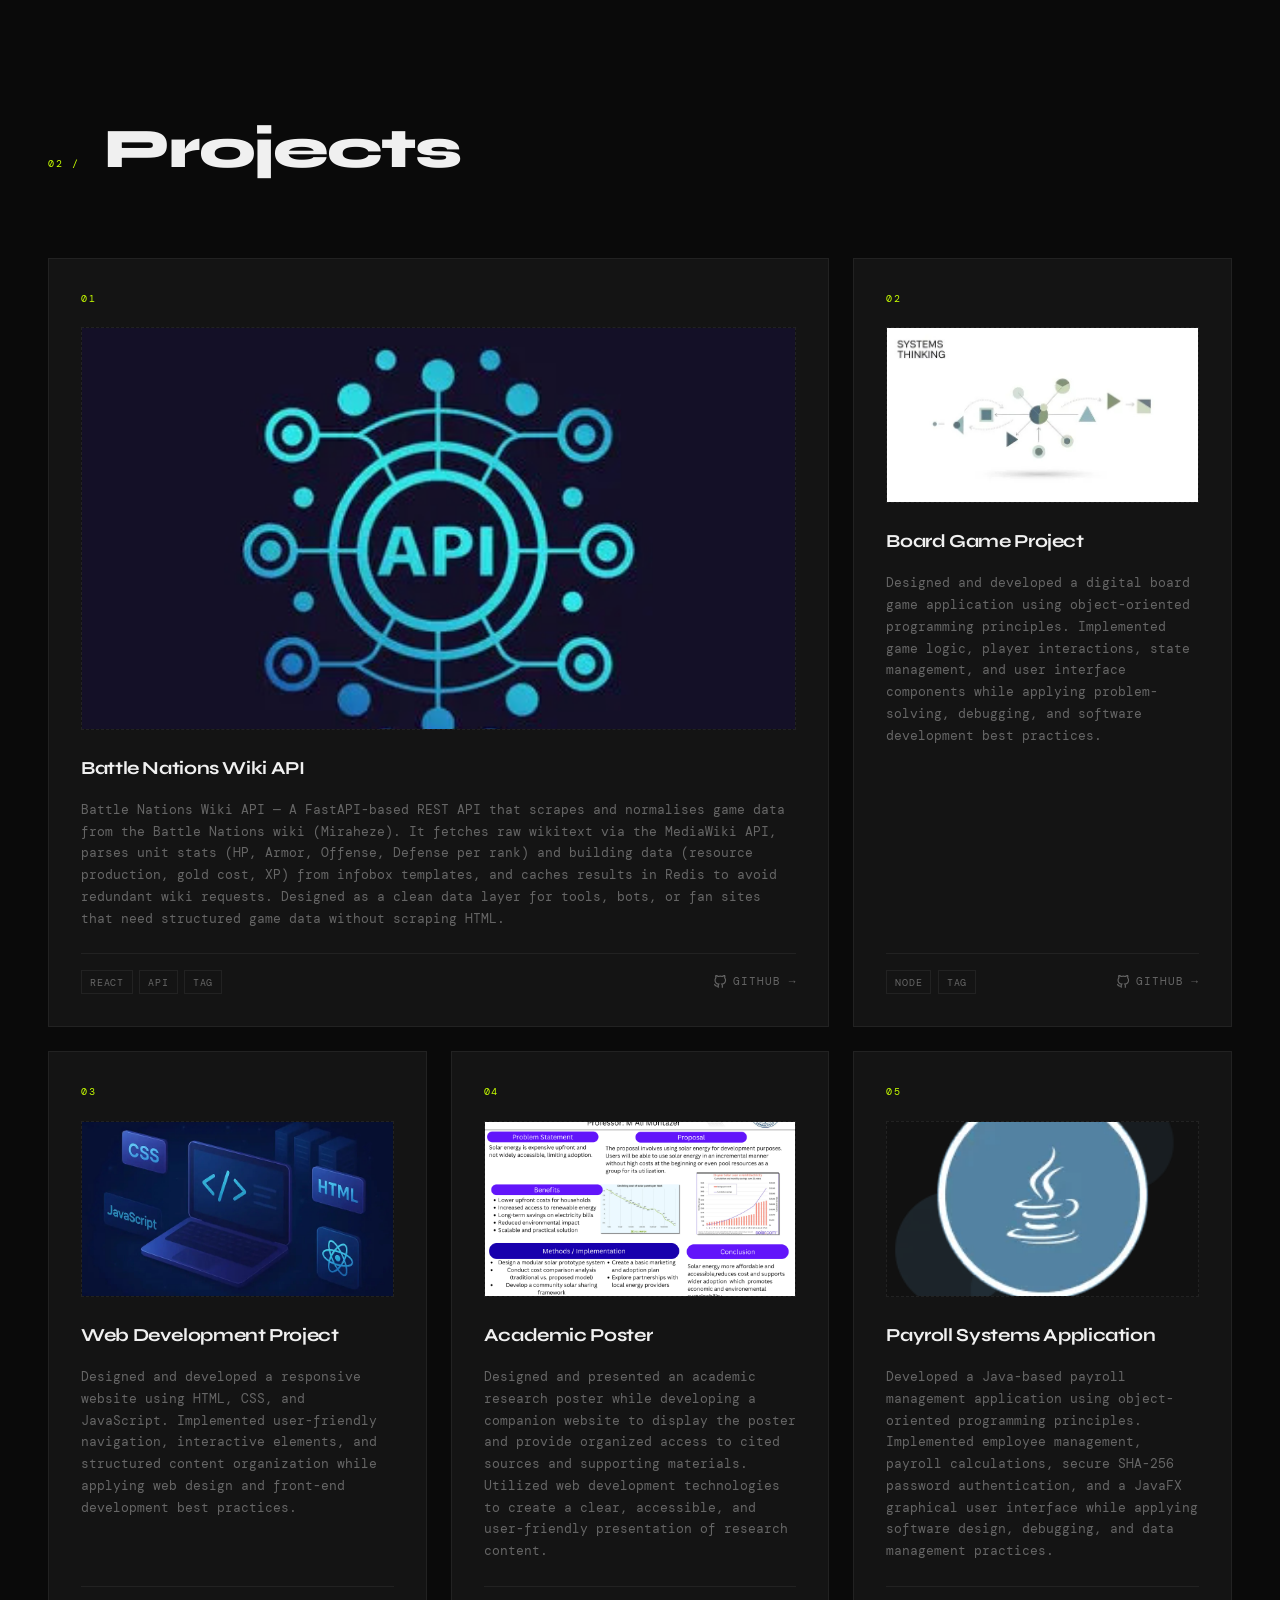
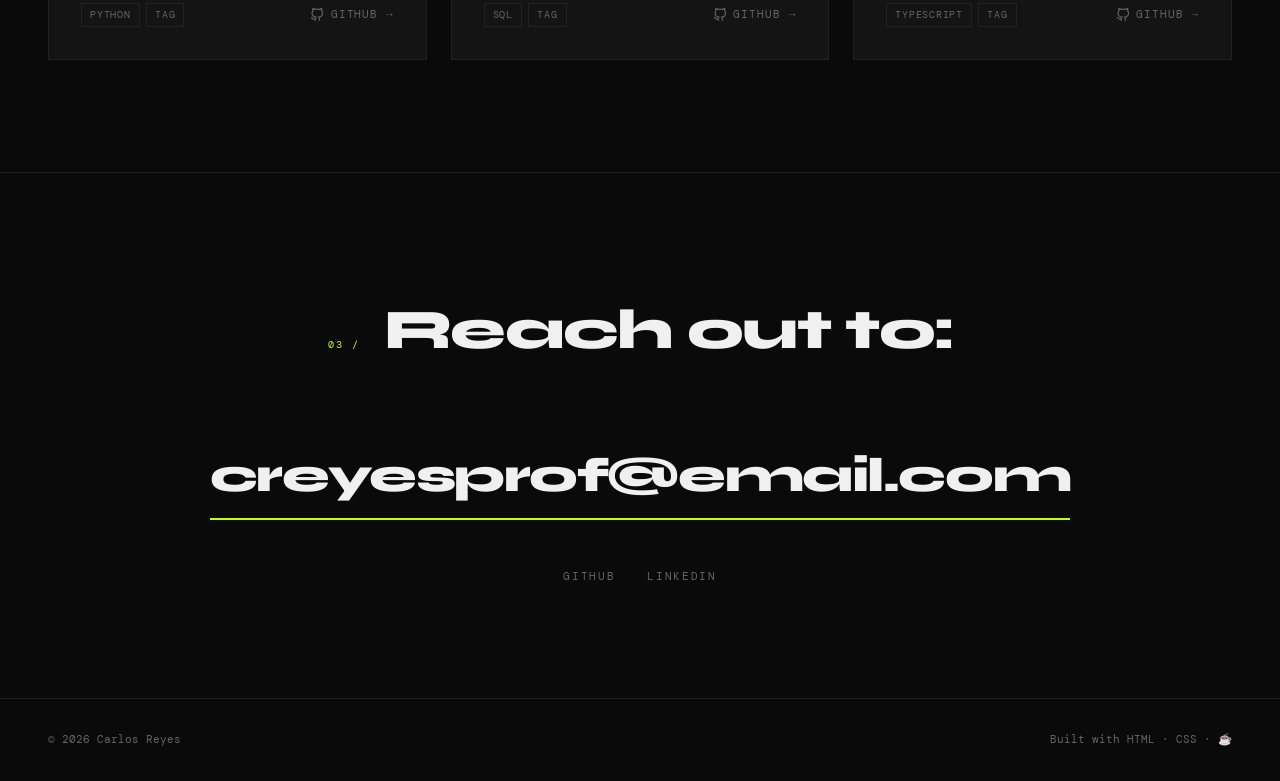
<file: src/Index.html>
<!DOCTYPE html>
<html lang="en">
<link rel="stylesheet" href="Style.css">
<head>
    <meta charset="UTF-8" />
    <meta name="viewport" content="width=device-width, initial-scale=1.0"/>
    <title>Portfolio</title>
    <link href="https://fonts.googleapis.com/css2?family=Syne:wght@400;600;700;800&family=DM+Mono:ital,wght@0,300;0,400;1,300&display=swap" rel="stylesheet"/>

</head>
<body>

<!-- NAV -->
<nav>
    <div class="nav-logo">King</div>
    <div class="nav-links">
        <a href="#about">About</a>
        <a href="#projects">Projects</a>
        <a href="#contact">Contact</a>
    </div>
</nav>

<!-- HERO -->
<section class="hero">
    <div class="hero-bg-grid"></div>
    <div class="hero-accent-circle"></div>
    <div class="hero-tag">Available for work &nbsp;·&nbsp; 2026</div>
    <h1 class="hero-title">Carlos<br/><br/><span>Reyes</span></h1>
    <p class="hero-subtitle">Computer Science student building web apps, APIs, and software solutions</p>

    <div class="hero-photo">

        <img src="../Imgs/Portfolio.png" alt="Carlos Reyes"/>
        <div class="hero-photo-label">Photo</div>
    </div>
</section>

<!-- ABOUT -->
<section id="about">
    <div class="about-left">
        <div class="section-header">
            <span class="section-num">01 /</span>
            <h2 class="section-title">About</h2>
        </div>
        <div class="about-text">
            <p>I’m a computer science student at the University of New haven, graduating Spring of 2027.As well a developer who enjoys building practical, well-designed software — from web apps and APIs to systems-level projects in Java and Python. I’m especially interested in backend development, software architecture, and understanding how things work under the hood. My main driver is my desire for growth and improvement as I believe we should improve ourselves on a daily basis.</p>
            <p>I’m looking for opportunities where I can contribute to real-world projects, collaborate with experienced developers, and continue growing as a software engineer in a challenging and fast-paced environment.</p>
        </div>
    </div>
    <div class="about-right">
        <div class="section-num" style="margin-bottom:1rem; letter-spacing:0.15em; font-size:0.65rem; text-transform:uppercase; color:var(--muted)">Skills &amp; Tools</div>
        <div class="skills-list">
            <span class="skill-tag">JavaScript</span>
            <span class="skill-tag">HTML</span>
            <span class="skill-tag">CSS</span>
            <span class="skill-tag">React</span>
            <span class="skill-tag">Node.js</span>
            <span class="skill-tag">C++</span>
            <span class="skill-tag">Java</span>
            <span class="skill-tag">Python</span>
            <span class="skill-tag">SQL</span>
            <span class="skill-tag">Git</span>
            <span class="skill-tag">Figma</span>
            <span class="skill-tag">API Development</span>
            <span class="skill-tag">Gui Development (JavaFX)</span>
            <span class="skill-tag">Password Encryption & Authentication (SHA-256)</span>
            <span class="skill-tag">Data Processing</span>
            <span class="skill-tag">Scalable Design</span>
            <span class="skill-tag">Object-Oriented Programming</span>
            <span class="skill-tag">Data Structures</span>
            <span class="skill-tag">Basic Algorithims</span>
            <span class="skill-tag">Debugging</span>
            <span class="skill-tag">Responsive Web Design</span>
            <span class="skill-tag">Clion</span>
            <span class="skill-tag">VS Code</span>
            <span class="skill-tag">Eclipse</span>
            <span class="skill-tag">Redis</span>
            <span class="skill-tag">Canva</span>
            <span class="skill-tag">Mangerial Skills</span>
            <span class="skill-tag">Conflict Resolution</span>
        </div>
    </div>
</section>

<!-- PROJECTS -->
<section id="projects">
    <div class="section-header">
        <span class="section-num">02 /</span>
        <h2 class="section-title">Projects</h2>
    </div>

    <div class="projects-grid">

        <!-- PROJECT 1 — FEATURED -->
        <div class="project-card featured">
            <div class="project-num">01</div>
            <div class="project-image">
                <!-- Replace with: <img src="project1.jpg" alt="Project 1"> -->
                <img src="../Imgs/Api.jpg" alt="Battle Nations Wiki API"/>

            </div>
            <div class="project-title">Battle Nations Wiki API</div>
            <p class="project-desc">Battle Nations Wiki API — A FastAPI-based REST API that scrapes and normalises game data from the Battle Nations wiki (Miraheze). It fetches raw wikitext via the MediaWiki API, parses unit stats (HP, Armor, Offense, Defense per rank) and building data (resource production, gold cost, XP) from infobox templates, and caches results in Redis to avoid redundant wiki requests. Designed as a clean data layer for tools, bots, or fan sites that need structured game data without scraping HTML.</p>
            <div class="project-footer">
                <div class="project-tags">
                    <span class="project-tag">React</span>
                    <span class="project-tag">API</span>
                    <span class="project-tag">Tag</span>
                </div>
                <!-- Replace href="#" with your GitHub link -->
                <a class="github-link" href="https://github.com/CLR-Carlos-Reyes/BN_Wiki_API" target="_blank" rel="noopener">
                    <svg width="14" height="14" viewBox="0 0 24 24" fill="none" stroke="currentColor" stroke-width="2"><path d="M9 19c-5 1.5-5-2.5-7-3m14 6v-3.87a3.37 3.37 0 0 0-.94-2.61c3.14-.35 6.44-1.54 6.44-7A5.44 5.44 0 0 0 20 4.77 5.07 5.07 0 0 0 19.91 1S18.73.65 16 2.48a13.38 13.38 0 0 0-7 0C6.27.65 5.09 1 5.09 1A5.07 5.07 0 0 0 5 4.77a5.44 5.44 0 0 0-1.5 3.78c0 5.42 3.3 6.61 6.44 7A3.37 3.37 0 0 0 9 18.13V22"/></svg>
                    GitHub →
                </a>
            </div>
        </div>

        <!-- PROJECT 2 -->
        <div class="project-card">
            <div class="project-num">02</div>
            <div class="project-image">
                <Img src="../Imgs/Image2.jpg" alt="Board Game">

            </div>
            <div class="project-title">Board Game Project</div>
            <p class="project-desc">Designed and developed a digital board game application using object-oriented programming principles. Implemented game logic, player interactions, state management, and user interface components while applying problem-solving, debugging, and software development best practices.</p>
            <div class="project-footer">
                <div class="project-tags">
                    <span class="project-tag">Node</span>
                    <span class="project-tag">Tag</span>
                </div>
                <a class="github-link" href="https://github.com/CLR-Carlos-Reyes/Board_Game" target="_blank" rel="noopener">
                    <svg width="14" height="14" viewBox="0 0 24 24" fill="none" stroke="currentColor" stroke-width="2"><path d="M9 19c-5 1.5-5-2.5-7-3m14 6v-3.87a3.37 3.37 0 0 0-.94-2.61c3.14-.35 6.44-1.54 6.44-7A5.44 5.44 0 0 0 20 4.77 5.07 5.07 0 0 0 19.91 1S18.73.65 16 2.48a13.38 13.38 0 0 0-7 0C6.27.65 5.09 1 5.09 1A5.07 5.07 0 0 0 5 4.77a5.44 5.44 0 0 0-1.5 3.78c0 5.42 3.3 6.61 6.44 7A3.37 3.37 0 0 0 9 18.13V22"/></svg>
                    GitHub →
                </a>
            </div>
        </div>

        <!-- PROJECT 3 -->
        <div class="project-card">
            <div class="project-num">03</div>
            <div class="project-image">
               <Img src="../Imgs/WD-Image.jpg">
            </div>
            <div class="project-title">Web Development Project</div>
            <p class="project-desc">Designed and developed a responsive website using HTML, CSS, and JavaScript. Implemented user-friendly navigation, interactive elements, and structured content organization while applying web design and front-end development best practices.</p>
            <div class="project-footer">
                <div class="project-tags">
                    <span class="project-tag">Python</span>
                    <span class="project-tag">Tag</span>
                </div>
                <a class="github-link" href="https://github.com/CLR-Carlos-Reyes/webdevproject-CR" target="_blank" rel="noopener">
                    <svg width="14" height="14" viewBox="0 0 24 24" fill="none" stroke="currentColor" stroke-width="2"><path d="M9 19c-5 1.5-5-2.5-7-3m14 6v-3.87a3.37 3.37 0 0 0-.94-2.61c3.14-.35 6.44-1.54 6.44-7A5.44 5.44 0 0 0 20 4.77 5.07 5.07 0 0 0 19.91 1S18.73.65 16 2.48a13.38 13.38 0 0 0-7 0C6.27.65 5.09 1 5.09 1A5.07 5.07 0 0 0 5 4.77a5.44 5.44 0 0 0-1.5 3.78c0 5.42 3.3 6.61 6.44 7A3.37 3.37 0 0 0 9 18.13V22"/></svg>
                    GitHub →
                </a>
            </div>
        </div>

        <!-- PROJECT 4 -->
        <div class="project-card">
            <div class="project-num">04</div>
            <div class="project-image">
                <Img src="../Imgs/Academic-Poster-Revised-Cr.png"></Img>
            </div>
            <div class="project-title">Academic Poster</div>
            <p class="project-desc">Designed and presented an academic research poster while developing a companion website to display the poster and provide organized access to cited sources and supporting materials. Utilized web development technologies to create a clear, accessible, and user-friendly presentation of research content.</p>
            <div class="project-footer">
                <div class="project-tags">
                    <span class="project-tag">SQL</span>
                    <span class="project-tag">Tag</span>
                </div>
                <a class="github-link" href="https://github.com/CLR-Carlos-Reyes/Poster" target="_blank" rel="noopener">
                    <svg width="14" height="14" viewBox="0 0 24 24" fill="none" stroke="currentColor" stroke-width="2"><path d="M9 19c-5 1.5-5-2.5-7-3m14 6v-3.87a3.37 3.37 0 0 0-.94-2.61c3.14-.35 6.44-1.54 6.44-7A5.44 5.44 0 0 0 20 4.77 5.07 5.07 0 0 0 19.91 1S18.73.65 16 2.48a13.38 13.38 0 0 0-7 0C6.27.65 5.09 1 5.09 1A5.07 5.07 0 0 0 5 4.77a5.44 5.44 0 0 0-1.5 3.78c0 5.42 3.3 6.61 6.44 7A3.37 3.37 0 0 0 9 18.13V22"/></svg>
                    GitHub →
                </a>
            </div>
        </div>

        <!-- PROJECT 5 -->
        <div class="project-card">
            <div class="project-num">05</div>
            <div class="project-image">
                <Img src="../Imgs/java.png" alt="Java Payroll Application">
            </div>
            <div class="project-title">Payroll Systems Application</div>
            <p class="project-desc">Developed a Java-based payroll management application using object-oriented programming principles. Implemented employee management, payroll calculations, secure SHA-256 password authentication, and a JavaFX graphical user interface while applying software design, debugging, and data management practices.</p>
            <div class="project-footer">
                <div class="project-tags">
                    <span class="project-tag">TypeScript</span>
                    <span class="project-tag">Tag</span>
                </div>
                <a class="github-link" href="https://github.com/CLR-Carlos-Reyes/Payroll-Systems-Application-JAVA--Coursework-2024" target="_blank" rel="noopener">
                    <svg width="14" height="14" viewBox="0 0 24 24" fill="none" stroke="currentColor" stroke-width="2"><path d="M9 19c-5 1.5-5-2.5-7-3m14 6v-3.87a3.37 3.37 0 0 0-.94-2.61c3.14-.35 6.44-1.54 6.44-7A5.44 5.44 0 0 0 20 4.77 5.07 5.07 0 0 0 19.91 1S18.73.65 16 2.48a13.38 13.38 0 0 0-7 0C6.27.65 5.09 1 5.09 1A5.07 5.07 0 0 0 5 4.77a5.44 5.44 0 0 0-1.5 3.78c0 5.42 3.3 6.61 6.44 7A3.37 3.37 0 0 0 9 18.13V22"/></svg>
                    GitHub →
                </a>
            </div>
        </div>

    </div>
</section>

<!-- CONTACT -->
<section id="contact">
    <div class="section-header">
        <span class="section-num">03 /</span>
        <h2 class="section-title">Reach out to:</h2>
    </div>
    <a class="contact-email" href="mailto:creyesprof@email.com">creyesprof@email.com</a>
    <div class="social-links">
        <a class="social-link" href="https://github.com/CLR-Carlos-Reyes" target="_blank">GitHub</a>
        <a class="social-link" href="www.linkedin.com/in/carlos-reyes-l" target="_blank">LinkedIn</a>
        <!-- <a class="social-link" href="#" target="_blank">Twitter</a> -->
    </div>
</section>

<!-- FOOTER -->
<footer>
    <span>© 2026 Carlos Reyes</span>
    <span>Built with HTML · CSS · ☕</span>
</footer>

</body>
</html>
</file>
<file: src/Style.css>
*, *::before, *::after { box-sizing: border-box; margin: 0; padding: 0; }

:root {
    --bg: #0a0a0a;
    --surface: #111111;
    --border: #222222;
    --accent: #c8ff00;
    --accent2: #ff5c35;
    --text: #f0f0f0;
    --muted: #666;
    --card-bg: #141414;
}

html { scroll-behavior: smooth; }

body {
    background: var(--bg);
    color: var(--text);
    font-family: 'DM Mono', monospace;
    font-size: 14px;
    line-height: 1.6;
    overflow-x: hidden;
}

/* ── NOISE OVERLAY ── */
body::before {
    content: '';
    position: fixed;
    inset: 0;
    background-image: url("data:image/svg+xml,%3Csvg viewBox='0 0 256 256' xmlns='http://www.w3.org/2000/svg'%3E%3Cfilter id='noise'%3E%3CfeTurbulence type='fractalNoise' baseFrequency='0.9' numOctaves='4' stitchTiles='stitch'/%3E%3C/filter%3E%3Crect width='100%25' height='100%25' filter='url(%23noise)' opacity='0.04'/%3E%3C/svg%3E");
    pointer-events: none;
    z-index: 999;
    opacity: 0.35;
}

/* ── NAV ── */
nav {
    position: fixed;
    top: 0; left: 0; right: 0;
    z-index: 100;
    display: flex;
    justify-content: space-between;
    align-items: center;
    padding: 1.4rem 3rem;
    border-bottom: 1px solid var(--border);
    background: rgba(10,10,10,0.85);
    backdrop-filter: blur(12px);
}

.nav-logo {
    font-family: 'Syne', sans-serif;
    font-weight: 800;
    font-size: 1.1rem;
    letter-spacing: -0.02em;
    color: var(--accent);
}

.nav-links { display: flex; gap: 2.5rem; }

.nav-links a {
    color: var(--muted);
    text-decoration: none;
    font-size: 0.75rem;
    letter-spacing: 0.12em;
    text-transform: uppercase;
    transition: color 0.2s;
}

.nav-links a:hover { color: var(--text); }

/* ── HERO ── */
.hero {
    min-height: 100vh;
    display: flex;
    flex-direction: column;
    justify-content: flex-end;
    padding: 0 3rem 5rem;
    position: relative;
    overflow: hidden;
}

.hero-bg-grid {
    position: absolute;
    inset: 0;
    background-image:
            linear-gradient(var(--border) 1px, transparent 1px),
            linear-gradient(90deg, var(--border) 1px, transparent 1px);
    background-size: 60px 60px;
    opacity: 0.4;
}

.hero-accent-circle {
    position: absolute;
    width: 600px; height: 600px;
    right: -100px; top: 10%;
    border-radius: 50%;
    background: radial-gradient(circle, rgba(200,255,0,0.07) 0%, transparent 70%);
    pointer-events: none;
}

.hero-tag {
    font-size: 0.7rem;
    letter-spacing: 0.2em;
    text-transform: uppercase;
    color: var(--accent);
    margin-bottom: 1.5rem;
    opacity: 0;
    animation: fadeUp 0.7s 0.2s forwards;
}

.hero-title {
    font-family: 'Syne', sans-serif;
    font-weight: 800;
    font-size: clamp(3.5rem, 9vw, 8rem);
    line-height: 0.95;
    letter-spacing: -0.04em;
    margin-bottom: 2rem;
    opacity: 0;
    animation: fadeUp 0.7s 0.4s forwards;
}

.hero-title span { color: var(--accent); }

.hero-subtitle {
    max-width: 480px;
    color: var(--muted);
    font-size: 0.9rem;
    line-height: 1.8;
    opacity: 0;
    animation: fadeUp 0.7s 0.6s forwards;
}

.hero-photo {
    position: absolute;
    right: 3rem;
    bottom: 5rem;
    width: 280px;
    height: 340px;
    border: 1px solid var(--border);
    overflow: hidden;
    opacity: 0;
    animation: fadeUp 0.7s 0.8s forwards;
}

.hero-photo img {
    width: 100%; height: 100%;
    object-fit: cover;
    filter: grayscale(30%);
}

.photo-placeholder {
    width: 100%; height: 100%;
    background: var(--surface);
    display: flex;
    flex-direction: column;
    align-items: center;
    justify-content: center;
    gap: 0.75rem;
    color: var(--muted);
    font-size: 0.7rem;
    letter-spacing: 0.1em;
    text-transform: uppercase;
}

.photo-placeholder svg { opacity: 0.3; }

.hero-photo-label {
    position: absolute;
    bottom: -1px; left: -1px;
    background: var(--accent);
    color: #000;
    font-size: 0.6rem;
    font-weight: 600;
    letter-spacing: 0.15em;
    text-transform: uppercase;
    padding: 0.3rem 0.7rem;
}

/* ── SECTION SHARED ── */
section { padding: 7rem 3rem; }

.section-header {
    display: flex;
    align-items: baseline;
    gap: 1.5rem;
    margin-bottom: 4rem;
}

.section-num {
    font-size: 0.65rem;
    color: var(--accent);
    letter-spacing: 0.2em;
    text-transform: uppercase;
}

.section-title {
    font-family: 'Syne', sans-serif;
    font-weight: 800;
    font-size: clamp(2rem, 5vw, 3.5rem);
    letter-spacing: -0.03em;
}

/* ── ABOUT ── */
#about {
    border-top: 1px solid var(--border);
    display: grid;
    grid-template-columns: 1fr 1fr;
    gap: 5rem;
    align-items: start;
}

.about-left .section-header { margin-bottom: 2rem; }

.about-text {
    color: var(--muted);
    line-height: 1.9;
    font-size: 0.9rem;
}

.about-text p + p { margin-top: 1rem; }

.about-right { padding-top: 5rem; }

.skills-list {
    display: flex;
    flex-wrap: wrap;
    gap: 0.5rem;
    margin-top: 2rem;
}

.skill-tag {
    border: 1px solid var(--border);
    padding: 0.3rem 0.8rem;
    font-size: 0.7rem;
    letter-spacing: 0.08em;
    color: var(--muted);
    transition: all 0.2s;
}

.skill-tag:hover {
    border-color: var(--accent);
    color: var(--accent);
}

/* ── PROJECTS ── */
#projects {
    border-top: 1px solid var(--border);
}

.projects-grid {
    display: grid;
    grid-template-columns: repeat(3, 1fr);
    gap: 1.5rem;
}

.project-card {
    background: var(--card-bg);
    border: 1px solid var(--border);
    padding: 2rem;
    position: relative;
    overflow: hidden;
    transition: border-color 0.3s, transform 0.3s;
    display: flex;
    flex-direction: column;
    gap: 1rem;
}

.project-card::before {
    content: '';
    position: absolute;
    top: 0; left: 0; right: 0;
    height: 2px;
    background: var(--accent);
    transform: scaleX(0);
    transform-origin: left;
    transition: transform 0.3s;
}

.project-card:hover { border-color: #333; transform: translateY(-4px); }
.project-card:hover::before { transform: scaleX(1); }

.project-card.featured {
    grid-column: span 2;
}

.project-num {
    font-size: 0.65rem;
    color: var(--accent);
    letter-spacing: 0.15em;
    margin-bottom: 0.25rem;
}

.project-image {
    width: 100%;
    aspect-ratio: 16/9;
    background: var(--surface);
    border: 1px dashed var(--border);
    display: flex;
    flex-direction: column;
    align-items: center;
    justify-content: center;
    gap: 0.5rem;
    color: var(--muted);
    font-size: 0.65rem;
    letter-spacing: 0.1em;
    text-transform: uppercase;
    overflow: hidden;
    margin-bottom: 0.5rem;
}

.project-image img {
    width: 100%; height: 100%;
    object-fit: cover;
}

.project-image svg { opacity: 0.25; }

.project-title {
    font-family: 'Syne', sans-serif;
    font-weight: 700;
    font-size: 1.15rem;
    letter-spacing: -0.02em;
}

.project-desc {
    color: var(--muted);
    font-size: 0.8rem;
    line-height: 1.7;
    flex: 1;
}

.project-footer {
    display: flex;
    align-items: center;
    justify-content: space-between;
    margin-top: 0.5rem;
    padding-top: 1rem;
    border-top: 1px solid var(--border);
}

.project-tags { display: flex; gap: 0.4rem; flex-wrap: wrap; }

.project-tag {
    font-size: 0.6rem;
    letter-spacing: 0.08em;
    padding: 0.2rem 0.5rem;
    border: 1px solid var(--border);
    color: var(--muted);
    text-transform: uppercase;
}

.github-link {
    display: flex;
    align-items: center;
    gap: 0.4rem;
    color: var(--muted);
    text-decoration: none;
    font-size: 0.7rem;
    letter-spacing: 0.08em;
    text-transform: uppercase;
    transition: color 0.2s;
    white-space: nowrap;
}

.github-link:hover { color: var(--accent); }

.github-link svg { flex-shrink: 0; }

/* ── CONTACT ── */
#contact {
    border-top: 1px solid var(--border);
    text-align: center;
}

#contact .section-header { justify-content: center; }

.contact-email {
    font-family: 'Syne', sans-serif;
    font-size: clamp(1.5rem, 4vw, 3rem);
    font-weight: 800;
    letter-spacing: -0.03em;
    color: var(--text);
    text-decoration: none;
    border-bottom: 2px solid var(--accent);
    padding-bottom: 0.2rem;
    transition: color 0.2s;
    display: inline-block;
    margin-bottom: 3rem;
}

.contact-email:hover { color: var(--accent); }

.social-links {
    display: flex;
    justify-content: center;
    gap: 2rem;
}

.social-link {
    color: var(--muted);
    text-decoration: none;
    font-size: 0.7rem;
    letter-spacing: 0.15em;
    text-transform: uppercase;
    transition: color 0.2s;
}

.social-link:hover { color: var(--text); }

/* ── FOOTER ── */
footer {
    border-top: 1px solid var(--border);
    padding: 2rem 3rem;
    display: flex;
    justify-content: space-between;
    align-items: center;
    color: var(--muted);
    font-size: 0.7rem;
}

/* ── ANIMATIONS ── */
@keyframes fadeUp {
    from { opacity: 0; transform: translateY(24px); }
    to   { opacity: 1; transform: translateY(0); }
}

/* ── RESPONSIVE ── */
@media (max-width: 900px) {
    nav { padding: 1.2rem 1.5rem; }
    .nav-links { gap: 1.5rem; }
    .hero { padding: 0 1.5rem 4rem; }
    .hero-photo { width: 180px; height: 220px; right: 1.5rem; bottom: 4rem; }
    section { padding: 5rem 1.5rem; }
    #about { grid-template-columns: 1fr; gap: 2rem; }
    .about-right { padding-top: 0; }
    .projects-grid { grid-template-columns: 1fr; }
    .project-card.featured { grid-column: span 1; }
    footer { flex-direction: column; gap: 0.5rem; text-align: center; }
}
</file>
<file: Style.css>
*, *::before, *::after { box-sizing: border-box; margin: 0; padding: 0; }

:root {
    --bg: #0a0a0a;
    --surface: #111111;
    --border: #222222;
    --accent: #c8ff00;
    --accent2: #ff5c35;
    --text: #f0f0f0;
    --muted: #666;
    --card-bg: #141414;
}

html { scroll-behavior: smooth; }

body {
    background: var(--bg);
    color: var(--text);
    font-family: 'DM Mono', monospace;
    font-size: 14px;
    line-height: 1.6;
    overflow-x: hidden;
}

/* ── NOISE OVERLAY ── */
body::before {
    content: '';
    position: fixed;
    inset: 0;
    background-image: url("data:image/svg+xml,%3Csvg viewBox='0 0 256 256' xmlns='http://www.w3.org/2000/svg'%3E%3Cfilter id='noise'%3E%3CfeTurbulence type='fractalNoise' baseFrequency='0.9' numOctaves='4' stitchTiles='stitch'/%3E%3C/filter%3E%3Crect width='100%25' height='100%25' filter='url(%23noise)' opacity='0.04'/%3E%3C/svg%3E");
    pointer-events: none;
    z-index: 999;
    opacity: 0.35;
}

/* ── NAV ── */
nav {
    position: fixed;
    top: 0; left: 0; right: 0;
    z-index: 100;
    display: flex;
    justify-content: space-between;
    align-items: center;
    padding: 1.4rem 3rem;
    border-bottom: 1px solid var(--border);
    background: rgba(10,10,10,0.85);
    backdrop-filter: blur(12px);
}

.nav-logo {
    font-family: 'Syne', sans-serif;
    font-weight: 800;
    font-size: 1.1rem;
    letter-spacing: -0.02em;
    color: var(--accent);
}

.nav-links { display: flex; gap: 2.5rem; }

.nav-links a {
    color: var(--muted);
    text-decoration: none;
    font-size: 0.75rem;
    letter-spacing: 0.12em;
    text-transform: uppercase;
    transition: color 0.2s;
}

.nav-links a:hover { color: var(--text); }

/* ── HERO ── */
.hero {
    min-height: 100vh;
    display: flex;
    flex-direction: column;
    justify-content: flex-end;
    padding: 0 3rem 5rem;
    position: relative;
    overflow: hidden;
}

.hero-bg-grid {
    position: absolute;
    inset: 0;
    background-image:
            linear-gradient(var(--border) 1px, transparent 1px),
            linear-gradient(90deg, var(--border) 1px, transparent 1px);
    background-size: 60px 60px;
    opacity: 0.4;
}

.hero-accent-circle {
    position: absolute;
    width: 600px; height: 600px;
    right: -100px; top: 10%;
    border-radius: 50%;
    background: radial-gradient(circle, rgba(200,255,0,0.07) 0%, transparent 70%);
    pointer-events: none;
}

.hero-tag {
    font-size: 0.7rem;
    letter-spacing: 0.2em;
    text-transform: uppercase;
    color: var(--accent);
    margin-bottom: 1.5rem;
    opacity: 0;
    animation: fadeUp 0.7s 0.2s forwards;
}

.hero-title {
    font-family: 'Syne', sans-serif;
    font-weight: 800;
    font-size: clamp(3.5rem, 9vw, 8rem);
    line-height: 0.95;
    letter-spacing: -0.04em;
    margin-bottom: 2rem;
    opacity: 0;
    animation: fadeUp 0.7s 0.4s forwards;
}

.hero-title span { color: var(--accent); }

.hero-subtitle {
    max-width: 480px;
    color: var(--muted);
    font-size: 0.9rem;
    line-height: 1.8;
    opacity: 0;
    animation: fadeUp 0.7s 0.6s forwards;
}

.hero-photo {
    position: absolute;
    right: 3rem;
    bottom: 5rem;
    width: 280px;
    height: 340px;
    border: 1px solid var(--border);
    overflow: hidden;
    opacity: 0;
    animation: fadeUp 0.7s 0.8s forwards;
}

.hero-photo img {
    width: 100%; height: 100%;
    object-fit: cover;
    filter: grayscale(30%);
}

.photo-placeholder {
    width: 100%; height: 100%;
    background: var(--surface);
    display: flex;
    flex-direction: column;
    align-items: center;
    justify-content: center;
    gap: 0.75rem;
    color: var(--muted);
    font-size: 0.7rem;
    letter-spacing: 0.1em;
    text-transform: uppercase;
}

.photo-placeholder svg { opacity: 0.3; }

.hero-photo-label {
    position: absolute;
    bottom: -1px; left: -1px;
    background: var(--accent);
    color: #000;
    font-size: 0.6rem;
    font-weight: 600;
    letter-spacing: 0.15em;
    text-transform: uppercase;
    padding: 0.3rem 0.7rem;
}

/* ── SECTION SHARED ── */
section { padding: 7rem 3rem; }

.section-header {
    display: flex;
    align-items: baseline;
    gap: 1.5rem;
    margin-bottom: 4rem;
}

.section-num {
    font-size: 0.65rem;
    color: var(--accent);
    letter-spacing: 0.2em;
    text-transform: uppercase;
}

.section-title {
    font-family: 'Syne', sans-serif;
    font-weight: 800;
    font-size: clamp(2rem, 5vw, 3.5rem);
    letter-spacing: -0.03em;
}

/* ── ABOUT ── */
#about {
    border-top: 1px solid var(--border);
    display: grid;
    grid-template-columns: 1fr 1fr;
    gap: 5rem;
    align-items: start;
}

.about-left .section-header { margin-bottom: 2rem; }

.about-text {
    color: var(--muted);
    line-height: 1.9;
    font-size: 0.9rem;
}

.about-text p + p { margin-top: 1rem; }

.about-right { padding-top: 5rem; }

.skills-list {
    display: flex;
    flex-wrap: wrap;
    gap: 0.5rem;
    margin-top: 2rem;
}

.skill-tag {
    border: 1px solid var(--border);
    padding: 0.3rem 0.8rem;
    font-size: 0.7rem;
    letter-spacing: 0.08em;
    color: var(--muted);
    transition: all 0.2s;
}

.skill-tag:hover {
    border-color: var(--accent);
    color: var(--accent);
}

/* ── PROJECTS ── */
#projects {
    border-top: 1px solid var(--border);
}

.projects-grid {
    display: grid;
    grid-template-columns: repeat(3, 1fr);
    gap: 1.5rem;
}

.project-card {
    background: var(--card-bg);
    border: 1px solid var(--border);
    padding: 2rem;
    position: relative;
    overflow: hidden;
    transition: border-color 0.3s, transform 0.3s;
    display: flex;
    flex-direction: column;
    gap: 1rem;
}

.project-card::before {
    content: '';
    position: absolute;
    top: 0; left: 0; right: 0;
    height: 2px;
    background: var(--accent);
    transform: scaleX(0);
    transform-origin: left;
    transition: transform 0.3s;
}

.project-card:hover { border-color: #333; transform: translateY(-4px); }
.project-card:hover::before { transform: scaleX(1); }

.project-card.featured {
    grid-column: span 2;
}

.project-num {
    font-size: 0.65rem;
    color: var(--accent);
    letter-spacing: 0.15em;
    margin-bottom: 0.25rem;
}

.project-image {
    width: 100%;
    aspect-ratio: 16/9;
    background: var(--surface);
    border: 1px dashed var(--border);
    display: flex;
    flex-direction: column;
    align-items: center;
    justify-content: center;
    gap: 0.5rem;
    color: var(--muted);
    font-size: 0.65rem;
    letter-spacing: 0.1em;
    text-transform: uppercase;
    overflow: hidden;
    margin-bottom: 0.5rem;
}

.project-image img {
    width: 100%; height: 100%;
    object-fit: cover;
}

.project-image svg { opacity: 0.25; }

.project-title {
    font-family: 'Syne', sans-serif;
    font-weight: 700;
    font-size: 1.15rem;
    letter-spacing: -0.02em;
}

.project-desc {
    color: var(--muted);
    font-size: 0.8rem;
    line-height: 1.7;
    flex: 1;
}

.project-footer {
    display: flex;
    align-items: center;
    justify-content: space-between;
    margin-top: 0.5rem;
    padding-top: 1rem;
    border-top: 1px solid var(--border);
}

.project-tags { display: flex; gap: 0.4rem; flex-wrap: wrap; }

.project-tag {
    font-size: 0.6rem;
    letter-spacing: 0.08em;
    padding: 0.2rem 0.5rem;
    border: 1px solid var(--border);
    color: var(--muted);
    text-transform: uppercase;
}

.github-link {
    display: flex;
    align-items: center;
    gap: 0.4rem;
    color: var(--muted);
    text-decoration: none;
    font-size: 0.7rem;
    letter-spacing: 0.08em;
    text-transform: uppercase;
    transition: color 0.2s;
    white-space: nowrap;
}

.github-link:hover { color: var(--accent); }

.github-link svg { flex-shrink: 0; }

/* ── CONTACT ── */
#contact {
    border-top: 1px solid var(--border);
    text-align: center;
}

#contact .section-header { justify-content: center; }

.contact-email {
    font-family: 'Syne', sans-serif;
    font-size: clamp(1.5rem, 4vw, 3rem);
    font-weight: 800;
    letter-spacing: -0.03em;
    color: var(--text);
    text-decoration: none;
    border-bottom: 2px solid var(--accent);
    padding-bottom: 0.2rem;
    transition: color 0.2s;
    display: inline-block;
    margin-bottom: 3rem;
}

.contact-email:hover { color: var(--accent); }

.social-links {
    display: flex;
    justify-content: center;
    gap: 2rem;
}

.social-link {
    color: var(--muted);
    text-decoration: none;
    font-size: 0.7rem;
    letter-spacing: 0.15em;
    text-transform: uppercase;
    transition: color 0.2s;
}

.social-link:hover { color: var(--text); }

/* ── FOOTER ── */
footer {
    border-top: 1px solid var(--border);
    padding: 2rem 3rem;
    display: flex;
    justify-content: space-between;
    align-items: center;
    color: var(--muted);
    font-size: 0.7rem;
}

/* ── ANIMATIONS ── */
@keyframes fadeUp {
    from { opacity: 0; transform: translateY(24px); }
    to   { opacity: 1; transform: translateY(0); }
}

/* ── RESPONSIVE ── */
@media (max-width: 900px) {
    nav { padding: 1.2rem 1.5rem; }
    .nav-links { gap: 1.5rem; }
    .hero { padding: 0 1.5rem 4rem; }
    .hero-photo { width: 180px; height: 220px; right: 1.5rem; bottom: 4rem; }
    section { padding: 5rem 1.5rem; }
    #about { grid-template-columns: 1fr; gap: 2rem; }
    .about-right { padding-top: 0; }
    .projects-grid { grid-template-columns: 1fr; }
    .project-card.featured { grid-column: span 1; }
    footer { flex-direction: column; gap: 0.5rem; text-align: center; }
}
</file>
